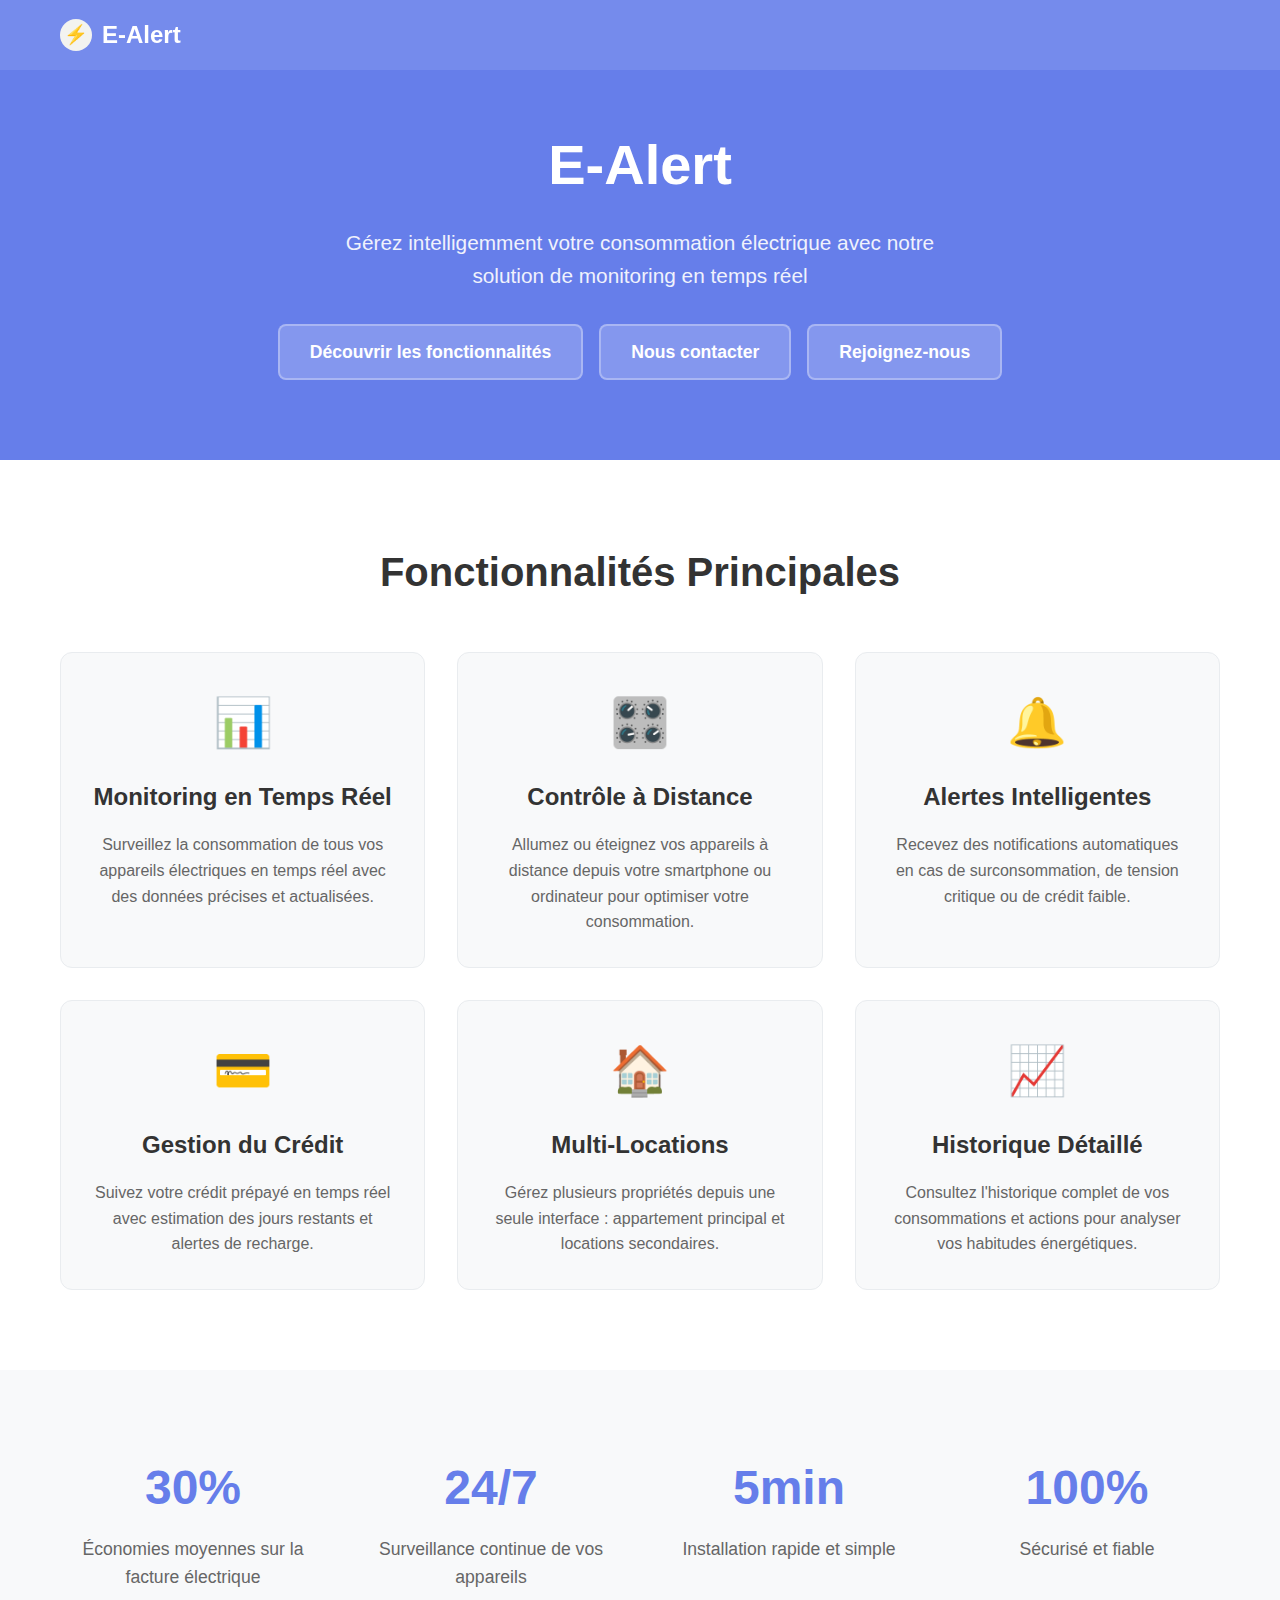
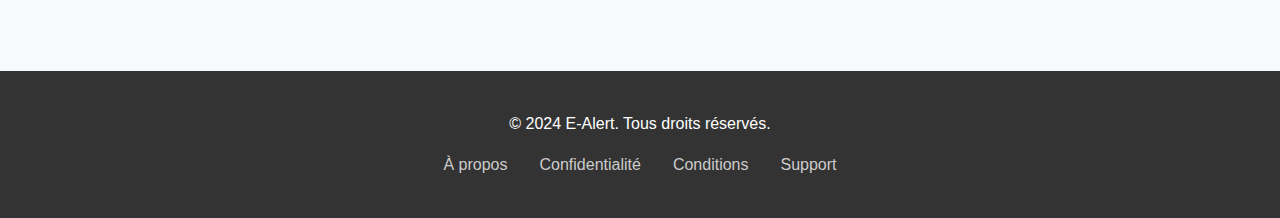
<file: Index.html>
<!DOCTYPE html>
<html lang="en">
<head>
    <meta charset="UTF-8">
    <link rel="stylesheet" href="Index.css">
    <meta name="viewport" content="width=device-width, initial-scale=1.0">
    <title>Bienvenue sur E-Alert</title>
</head>
<body>
    <header class="header">
        <div class="container">
            <nav class="nav">
                <div class="logo">
                    <div class="logo-icon">⚡</div>
                    <span>E-Alert</span>
                </div>
            </nav>
        </div>
    </header>

    <!-- Hero Section -->
    <section class="hero">
        <div class="container">
            <h1>E-Alert</h1>
            <p>Gérez intelligemment votre consommation électrique avec notre solution de monitoring en temps réel</p>
            <div class="cta-buttons">
                <a href="#features" class="btn btn-primary">Découvrir les fonctionnalités</a>
                <a href="#contact" class="btn btn-secondary">Nous contacter</a>
                <a href="Connexion_page.html" class="btn btn-third">Rejoignez-nous</a>

            </div>
        </div>
    </section>

    <!-- Features Section -->
    <section class="features" id="features">
        <div class="container">
            <h2>Fonctionnalités Principales</h2>
            <div class="features-grid">
                <div class="feature-card">
                    <div class="feature-icon">📊</div>
                    <h3>Monitoring en Temps Réel</h3>
                    <p>Surveillez la consommation de tous vos appareils électriques en temps réel avec des données précises et actualisées.</p>
                </div>
                <div class="feature-card">
                    <div class="feature-icon">🎛️</div>
                    <h3>Contrôle à Distance</h3>
                    <p>Allumez ou éteignez vos appareils à distance depuis votre smartphone ou ordinateur pour optimiser votre consommation.</p>
                </div>
                <div class="feature-card">
                    <div class="feature-icon">🔔</div>
                    <h3>Alertes Intelligentes</h3>
                    <p>Recevez des notifications automatiques en cas de surconsommation, de tension critique ou de crédit faible.</p>
                </div>
                <div class="feature-card">
                    <div class="feature-icon">💳</div>
                    <h3>Gestion du Crédit</h3>
                    <p>Suivez votre crédit prépayé en temps réel avec estimation des jours restants et alertes de recharge.</p>
                </div>
                <div class="feature-card">
                    <div class="feature-icon">🏠</div>
                    <h3>Multi-Locations</h3>
                    <p>Gérez plusieurs propriétés depuis une seule interface : appartement principal et locations secondaires.</p>
                </div>
                <div class="feature-card">
                    <div class="feature-icon">📈</div>
                    <h3>Historique Détaillé</h3>
                    <p>Consultez l'historique complet de vos consommations et actions pour analyser vos habitudes énergétiques.</p>
                </div>
            </div>
        </div>
    </section>

    <!-- Stats Section -->
    <section class="stats">
        <div class="container">
            <div class="stats-grid">
                <div class="stat-item">
                    <h3>30%</h3>
                    <p>Économies moyennes sur la facture électrique</p>
                </div>
                <div class="stat-item">
                    <h3>24/7</h3>
                    <p>Surveillance continue de vos appareils</p>
                </div>
                <div class="stat-item">
                    <h3>5min</h3>
                    <p>Installation rapide et simple</p>
                </div>
                <div class="stat-item">
                    <h3>100%</h3>
                    <p>Sécurisé et fiable</p>
                </div>
            </div>
        </div>
    </section>

    <!-- Footer -->
    <footer class="footer" id="contact">
        <div class="container">
            <p>&copy; 2024 E-Alert. Tous droits réservés.</p>
            <div class="footer-links">
                <a href="#about">À propos</a>
                <a href="#privacy">Confidentialité</a>
                <a href="#terms">Conditions</a>
                <a href="#support">Support</a>
            </div>
        </div>
    </footer>
</body>
</html>
</file>
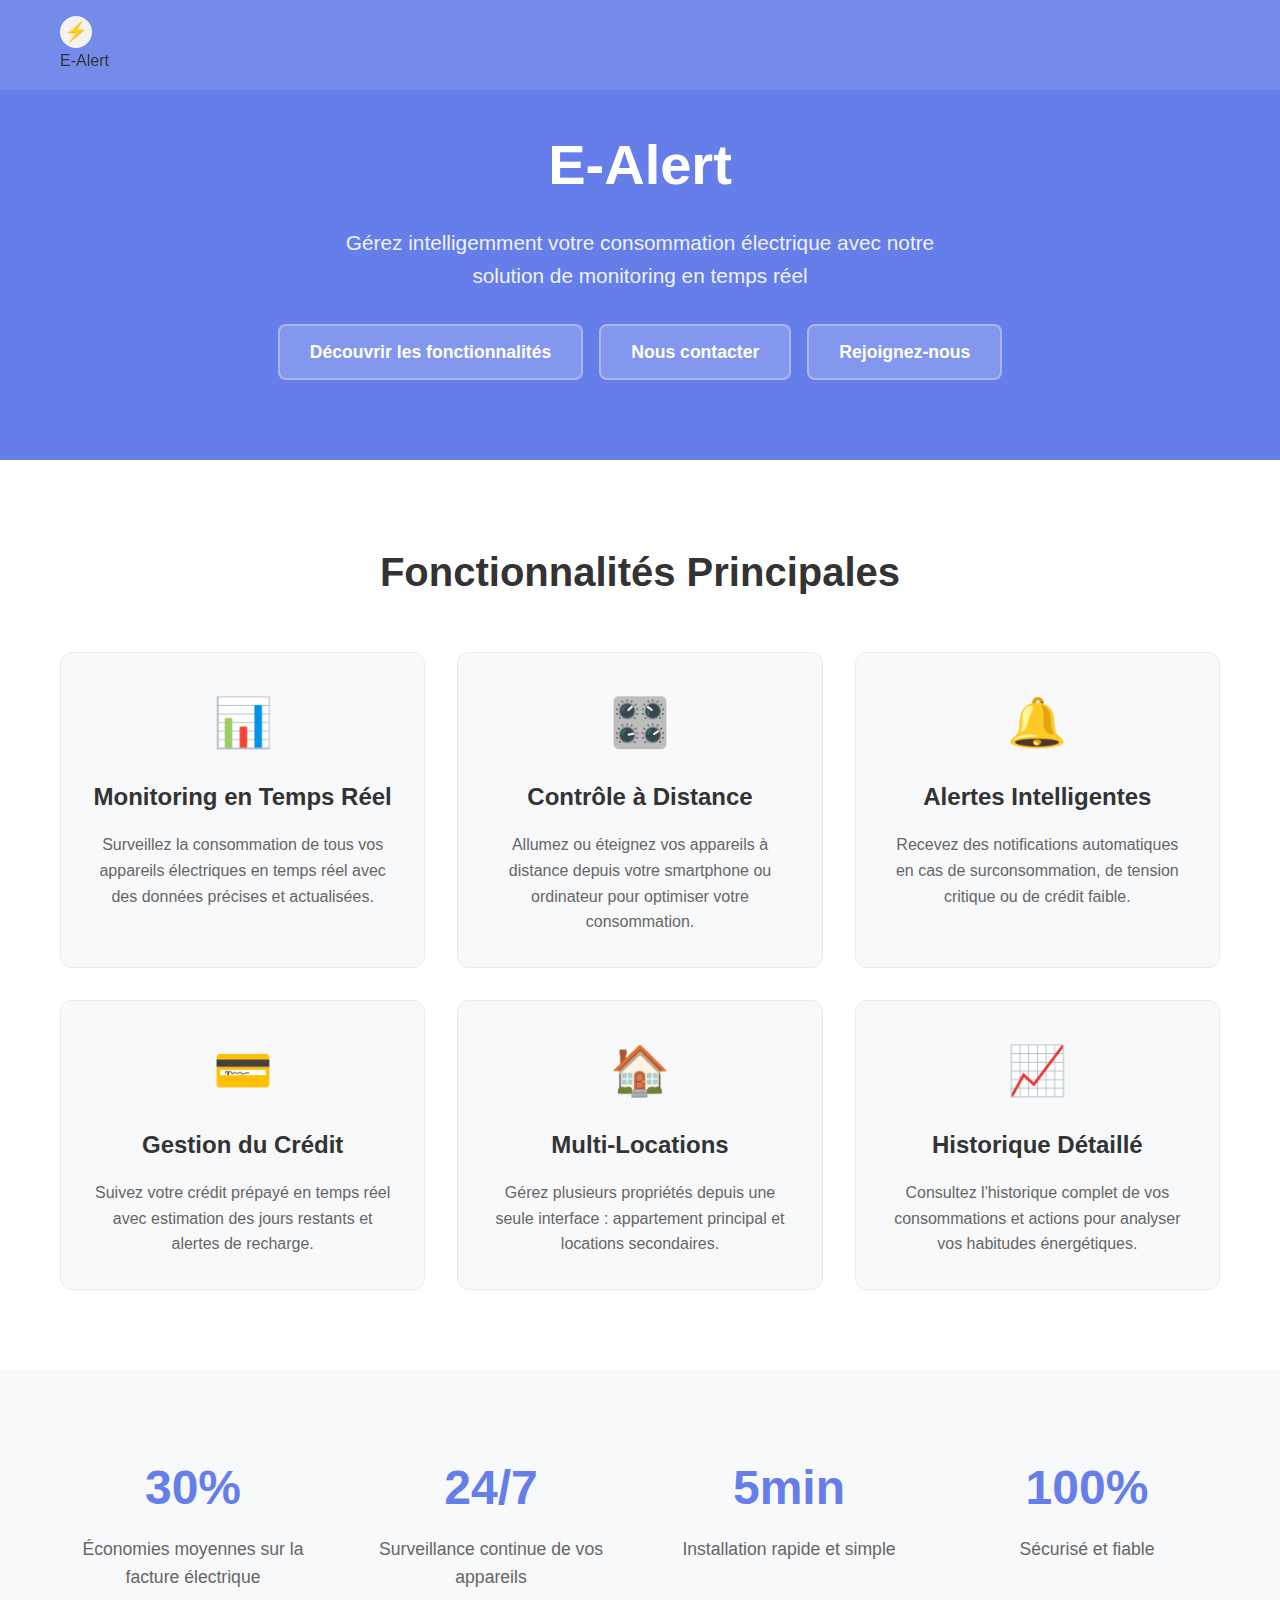
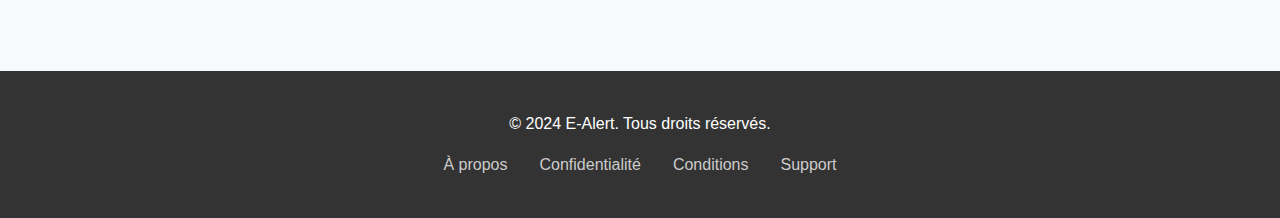
<file: index.html>
<!DOCTYPE html>
<html lang="en">
<head>
    <meta charset="UTF-8">
    <link rel="stylesheet" href="Index.css">
    <meta name="viewport" content="width=device-width, initial-scale=1.0">
    <title>Bienvenue sur E-Alert</title>
</head>
<body>
    <header class="header">
        <div class="container">
            <nav class="nav">
                <div>
                    <a href="index.html" class="logo"></a>
                    <div class="logo-icon">⚡</div>
                    <span>E-Alert</span>
                </div>
            </nav>
        </div>
    </header>

    <!-- Hero Section -->
    <section class="hero">
        <div class="container">
            <h1>E-Alert</h1>
            <p>Gérez intelligemment votre consommation électrique avec notre solution de monitoring en temps réel</p>
            <div class="cta-buttons">
                <a href="#features" class="btn btn-primary">Découvrir les fonctionnalités</a>
                <a href="#contact" class="btn btn-secondary">Nous contacter</a>
                <a href="Connexion_page.html" class="btn btn-third">Rejoignez-nous</a>

            </div>
        </div>
    </section>

    <!-- Features Section -->
    <section class="features" id="features">
        <div class="container">
            <h2>Fonctionnalités Principales</h2>
            <div class="features-grid">
                <div class="feature-card">
                    <div class="feature-icon">📊</div>
                    <h3>Monitoring en Temps Réel</h3>
                    <p>Surveillez la consommation de tous vos appareils électriques en temps réel avec des données précises et actualisées.</p>
                </div>
                <div class="feature-card">
                    <div class="feature-icon">🎛️</div>
                    <h3>Contrôle à Distance</h3>
                    <p>Allumez ou éteignez vos appareils à distance depuis votre smartphone ou ordinateur pour optimiser votre consommation.</p>
                </div>
                <div class="feature-card">
                    <div class="feature-icon">🔔</div>
                    <h3>Alertes Intelligentes</h3>
                    <p>Recevez des notifications automatiques en cas de surconsommation, de tension critique ou de crédit faible.</p>
                </div>
                <div class="feature-card">
                    <div class="feature-icon">💳</div>
                    <h3>Gestion du Crédit</h3>
                    <p>Suivez votre crédit prépayé en temps réel avec estimation des jours restants et alertes de recharge.</p>
                </div>
                <div class="feature-card">
                    <div class="feature-icon">🏠</div>
                    <h3>Multi-Locations</h3>
                    <p>Gérez plusieurs propriétés depuis une seule interface : appartement principal et locations secondaires.</p>
                </div>
                <div class="feature-card">
                    <div class="feature-icon">📈</div>
                    <h3>Historique Détaillé</h3>
                    <p>Consultez l'historique complet de vos consommations et actions pour analyser vos habitudes énergétiques.</p>
                </div>
            </div>
        </div>
    </section>

    <!-- Stats Section -->
    <section class="stats">
        <div class="container">
            <div class="stats-grid">
                <div class="stat-item">
                    <h3>30%</h3>
                    <p>Économies moyennes sur la facture électrique</p>
                </div>
                <div class="stat-item">
                    <h3>24/7</h3>
                    <p>Surveillance continue de vos appareils</p>
                </div>
                <div class="stat-item">
                    <h3>5min</h3>
                    <p>Installation rapide et simple</p>
                </div>
                <div class="stat-item">
                    <h3>100%</h3>
                    <p>Sécurisé et fiable</p>
                </div>
            </div>
        </div>
    </section>

    <!-- Footer -->
    <footer class="footer" id="contact">
        <div class="container">
            <p>&copy; 2024 E-Alert. Tous droits réservés.</p>
            <div class="footer-links">
                <a href="#about">À propos</a>
                <a href="#privacy">Confidentialité</a>
                <a href="#terms">Conditions</a>
                <a href="#support">Support</a>
            </div>
        </div>
    </footer>
</body>
</html>
</file>
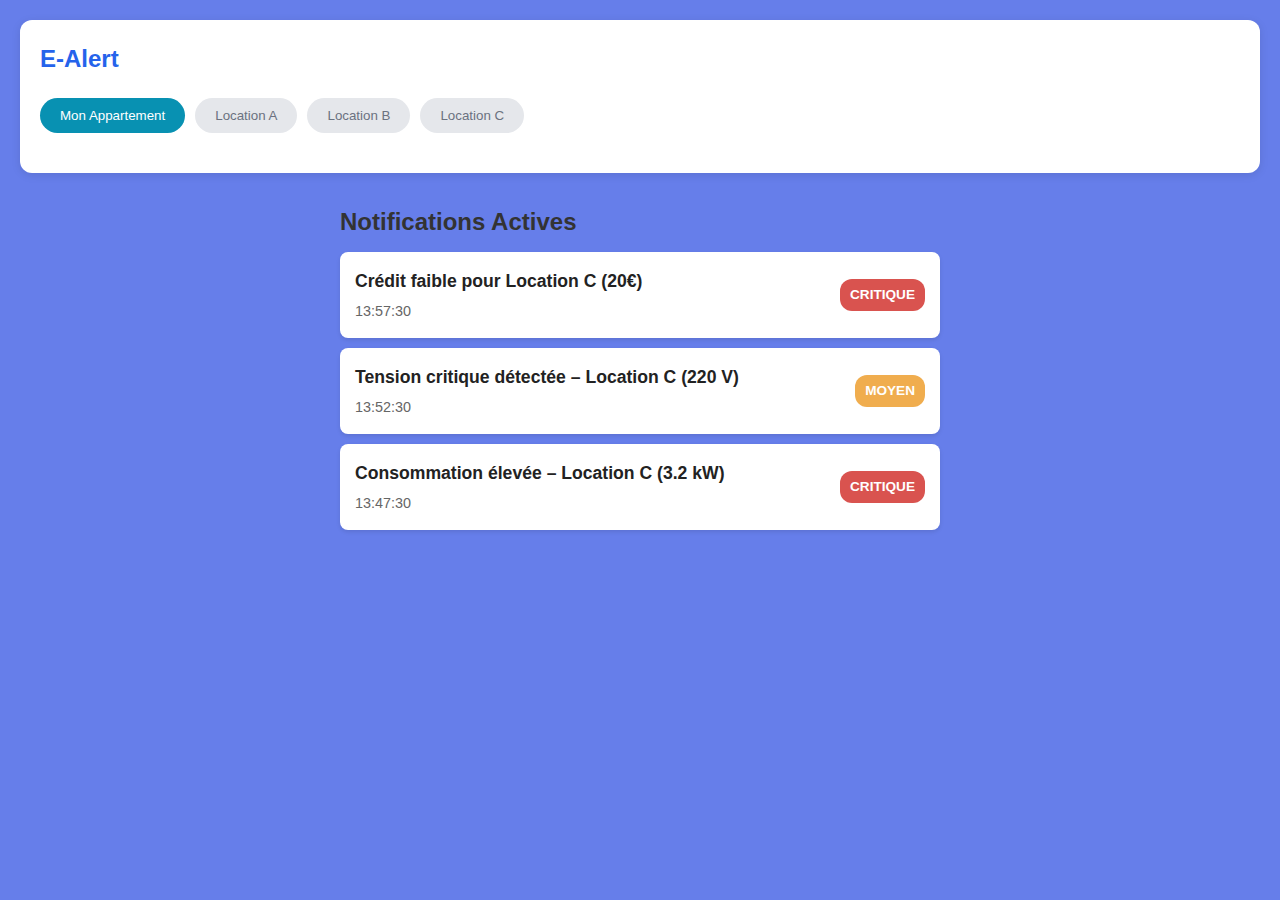
<file: Alertes.html>
<!DOCTYPE html>
<html lang="en">
<head>
    <meta charset="UTF-8">
    <link rel="stylesheet" href="Alertes.css">
    <meta name="viewport" content="width=device-width, initial-scale=1.0">
    <title>Document</title>
</head>
<body>
     <div class="container">
        <div class="header">
            <h1>E-Alert</h1>
            <div class="location-tabs">
                <button class="tab active">Mon Appartement</button>
                <button class="tab">Location A</button>
                <button class="tab">Location B</button>
                <button class="tab">Location C</button>
            </div>
        </div>
  <section class="notifications">
    <h2>Notifications Actives</h2>
    <div class="notification-list">
      <div class="notification critical">
        <div class="message">
          <strong>Crédit faible pour Location C (20€)</strong>
          <time>13:57:30</time>
        </div>
        <span class="badge">Critique</span>
      </div>
      <div class="notification warning">
        <div class="message">
          <strong>Tension critique détectée – Location C (220 V)</strong>
          <time>13:52:30</time>
        </div>
        <span class="badge medium">Moyen</span>
      </div>
      <div class="notification critical">
        <div class="message">
          <strong>Consommation élevée – Location C (3.2 kW)</strong>
          <time>13:47:30</time>
        </div>
        <span class="badge">Critique</span>
      </div>
    </div>
  </section>
  
</body>
</html>
</file>
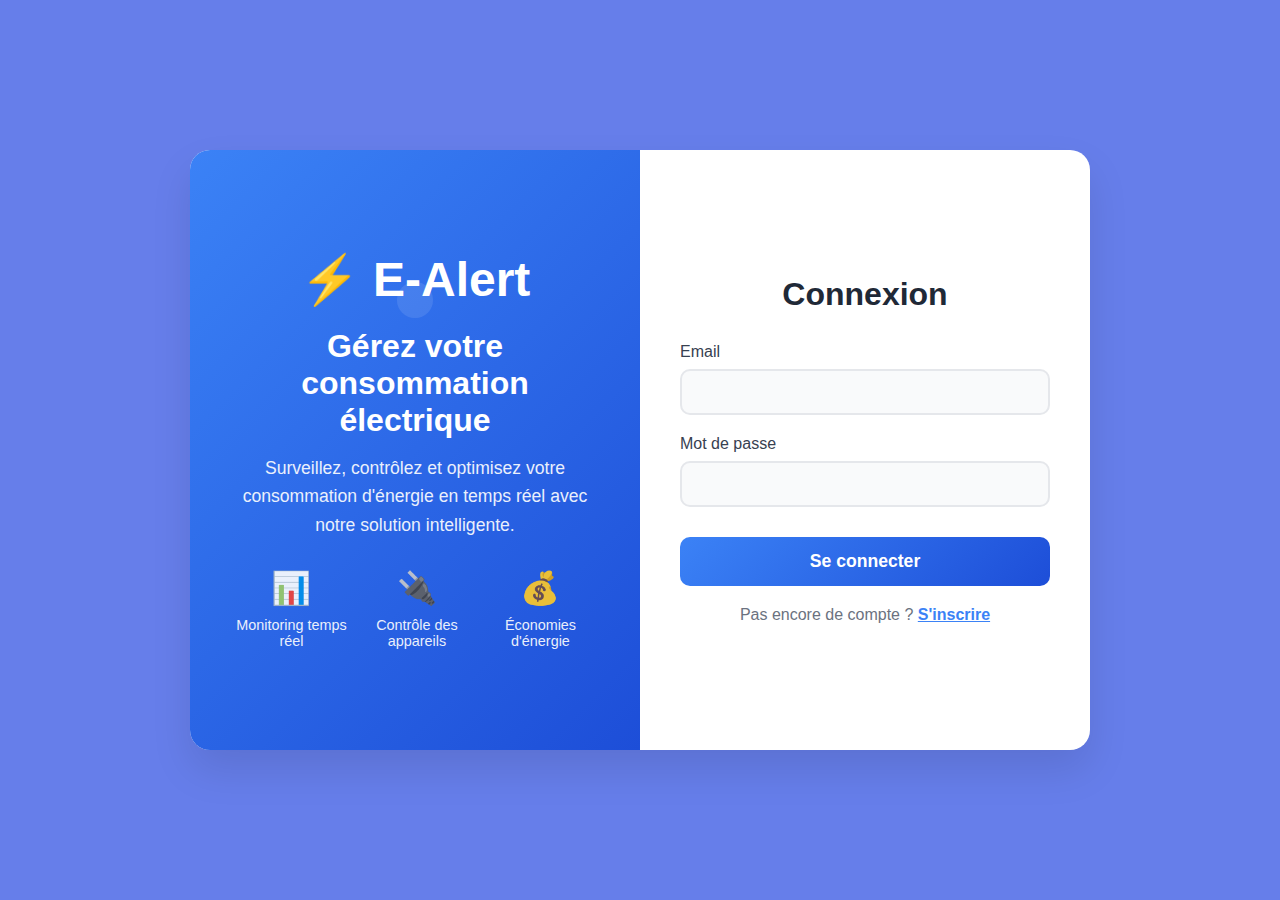
<file: Connexion_page.html>
<!DOCTYPE html>
<html lang="en">
<head>
    <meta charset="UTF-8">
    <link rel="stylesheet" href="Connexion_page.css">
    <meta name="viewport" content="width=device-width, initial-scale=1.0">
    <title>Connectze-vous</title>
</head>
<body>
   <div class="auth-container">
        <div class="auth-left">
            <div class="logo">⚡ E-Alert</div>
            <h2>Gérez votre consommation électrique</h2>
            <p>Surveillez, contrôlez et optimisez votre consommation d'énergie en temps réel avec notre solution intelligente.</p>
            
            <div class="features">
                <div class="feature">
                    <div class="feature-icon">📊</div>
                    <div class="feature-text">Monitoring temps réel</div>
                </div>
                <div class="feature">
                    <div class="feature-icon">🔌</div>
                    <div class="feature-text">Contrôle des appareils</div>
                </div>
                <div class="feature">
                    <div class="feature-icon">💰</div>
                    <div class="feature-text">Économies d'énergie</div>
                </div>
            </div>
        </div>

        <div class="auth-right">
            <div class="form-container">
                <!-- Formulaire de connexion -->
                <form class="form" id="loginForm">
                    <h3>Connexion</h3>
                    <div class="success-message" id="loginSuccess"></div>
                    <div class="error-message" id="loginError"></div>
                    
                    <div class="form-group">
                        <label for="loginEmail">Email</label>
                        <input type="email" id="loginEmail" name="email" required>
                    </div>
                    
                    <div class="form-group">
                        <label for="loginPassword">Mot de passe</label>
                        <input type="password" id="loginPassword" name="password" required>
                    </div>
                    
                    <button type="submit" class="btn">Se connecter</button>
                    
                    <div class="switch-form">
                        Pas encore de compte ? 
                        <button type="button" onclick="switchToRegister()">S'inscrire</button>
                    </div>
                </form>

                <!-- Formulaire d'inscription -->
                <form class="form hidden" id="registerForm">
                    <h3>Inscription</h3>
                    <div class="success-message" id="registerSuccess"></div>
                    <div class="error-message" id="registerError"></div>
                    
                    <div class="form-group">
                        <label for="registerName">Nom complet</label>
                        <input type="text" id="registerName" name="name" required>
                    </div>
                    
                    <div class="form-group">
                        <label for="registerEmail">Email</label>
                        <input type="email" id="registerEmail" name="email" required>
                    </div>
                    
                    <div class="form-group">
                        <label for="registerPassword">Mot de passe</label>
                        <input type="password" id="registerPassword" name="password" required>
                    </div>
                    
                    <div class="form-group">
                        <label for="registerConfirmPassword">Confirmer le mot de passe</label>
                        <input type="password" id="registerConfirmPassword" name="confirmPassword" required>
                    </div>
                    
                    <button type="submit" class="btn">
                        <a href="Inscription.html">S'inscrire</a>
                    </button>
                    
                    <div class="switch-form">
                        Déjà un compte ? 
                        <button type="button" onclick="switchToLogin()"><a href="Inscription.html">Se connecter</a> </button>
                    </div>
                </form>
            </div>
        </div>
    </div>
</body>
</html>
</file>
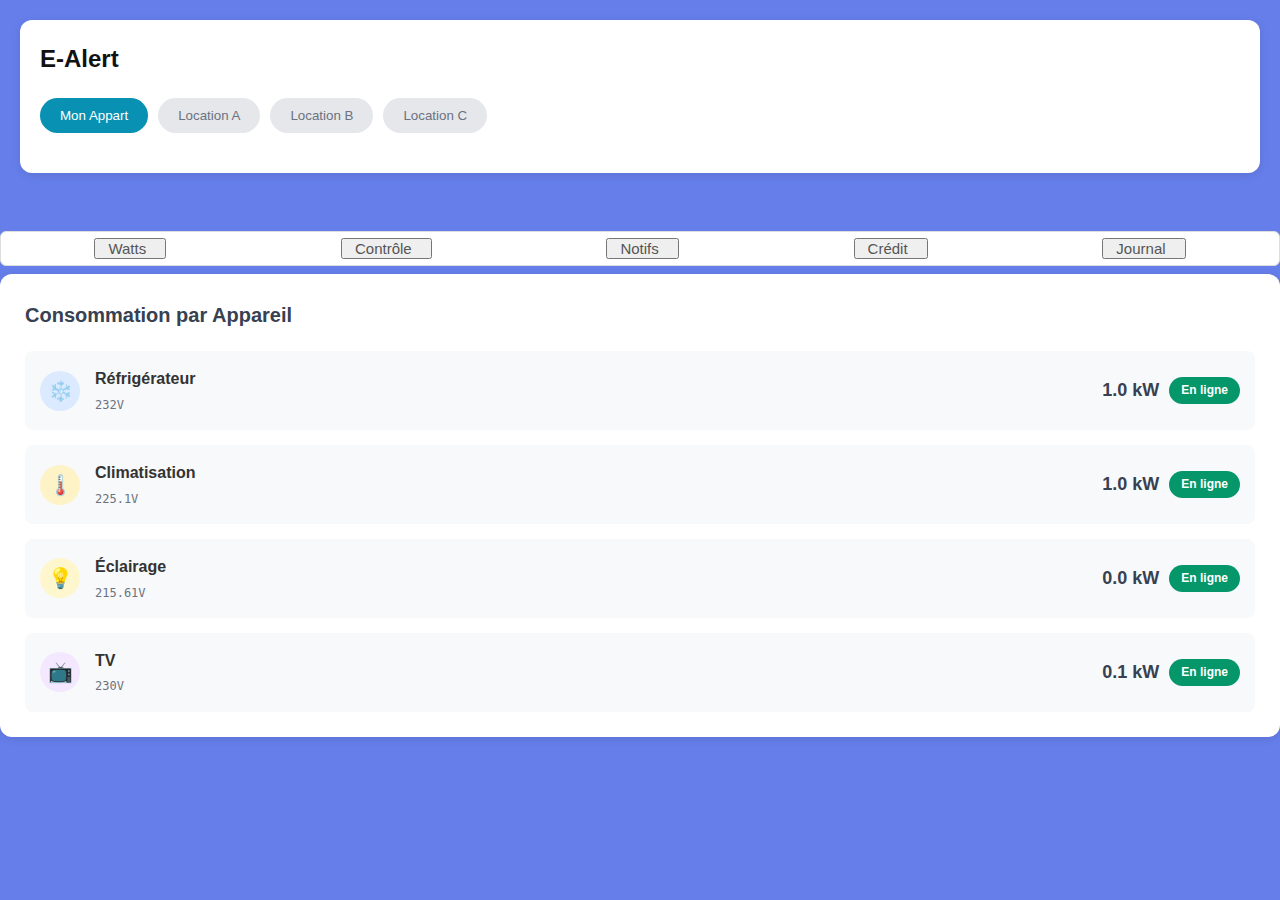
<file: Consommation.html>
<!DOCTYPE html>
<html lang="en">
<head>
    <meta charset="UTF-8">
    <link rel="stylesheet" href="Consommation.css">
    <meta name="viewport" content="width=device-width, initial-scale=1.0">
    <title>Document</title>
</head>
<body>
     <div class="container">
        <div class="header">
            <h1>E-Alert</h1>
            <div class="location-tabs">
                <button class="tab active">Mon Appart</button>
                <button class="tab">Location A</button>
                <button class="tab">Location B</button>
                <button class="tab">Location C</button>
            </div>
        </div>
      </div>

      <div class="sub-nav">
             <button >
                <a href="Consommation.html"class="sub-tab">Watts</a>
             </button>
            <button >
                <a href="Contrôle.html"class="sub-tab">Contrôle</a>
            </button>
            <button >
                <a href="Alertes.html"class="sub-tab">Notifs</a>
            </button>
            <button >
                <a href="Crédit.html"class="sub-tab">Crédit</a>
            </button>
            <button >
                <a href="Historiques.html"class="sub-tab">Journal</a>
            </button>
        </div>
     <div class="devices-section">
            <h2 class="section-title">Consommation par Appareil</h2>
            <div class="device-list">
                <div class="device-item">
                    <div class="device-info">
                        <div class="device-icon fridge">❄️</div>
                        <div class="device-details">
                            <h3>Réfrigérateur</h3>
                            <div class="device-id">232V</div>
                        </div>
                    </div>
                    <div class="device-consumption">
                        <span class="consumption-value">1.0 kW</span>
                        <span class="status-badge">En ligne</span>
                    </div>
                </div>

                <div class="device-item">
                    <div class="device-info">
                        <div class="device-icon ac">🌡️</div>
                        <div class="device-details">
                            <h3>Climatisation</h3>
                            <div class="device-id">225.1V</div>
                        </div>
                    </div>
                    <div class="device-consumption">
                        <span class="consumption-value">1.0 kW</span>
                        <span class="status-badge">En ligne</span>
                    </div>
                </div>

                <div class="device-item">
                    <div class="device-info">
                        <div class="device-icon light">💡</div>
                        <div class="device-details">
                            <h3>Éclairage</h3>
                            <div class="device-id">215.61V</div>
                        </div>
                    </div>
                    <div class="device-consumption">
                        <span class="consumption-value">0.0 kW</span>
                        <span class="status-badge">En ligne</span>
                    </div>
                </div>

                <div class="device-item">
                    <div class="device-info">
                        <div class="device-icon tv">📺</div>
                        <div class="device-details">
                            <h3>TV</h3>
                            <div class="device-id">230V</div>
                        </div>
                    </div>
                    <div class="device-consumption">
                        <span class="consumption-value">0.1 kW</span>
                        <span class="status-badge">En ligne</span>
                    </div>
                </div>
         </div>
</body>
</html>
</file>
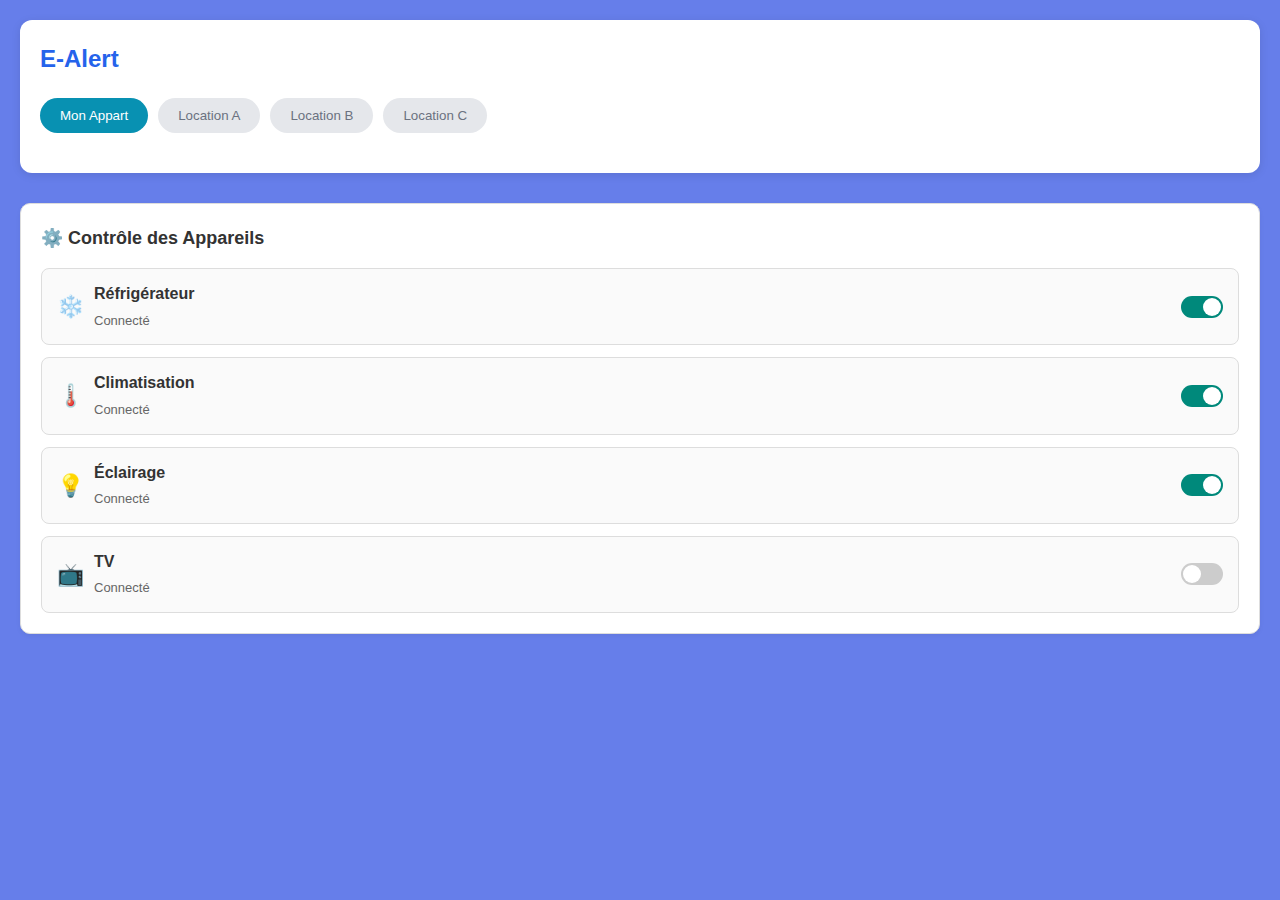
<file: Contrôle.html>
<!DOCTYPE html>
<html lang="en">
<head>
    <meta charset="UTF-8">
    <link rel="stylesheet" href="Contrôle.css">
    <meta name="viewport" content="width=device-width, initial-scale=1.0">
    <title>Contrôle</title>
</head>
<body>
       <div class="container">
        <div class="header">
            <h1>E-Alert</h1>
            <div class="location-tabs">
                <button class="tab active">Mon Appart</button>
                <button class="tab">Location A</button>
                <button class="tab">Location B</button>
                <button class="tab">Location C</button>
            </div>
        </div>
    <!-- Section Contrôle -->
<div class="control-section">
    <h2 class="control-title">⚙️ Contrôle des Appareils</h2>

    <div class="control-list">

        <!-- Réfrigérateur -->
        <div class="control-item">
            <div class="device-icon">❄️</div>
            <div class="device-text">
                <span class="device-name">Réfrigérateur</span>
                <span class="device-status">Connecté</span>
            </div>
            <label class="switch">
                <input type="checkbox" checked>
                <span class="slider"></span>
            </label>
        </div>

        <!-- Climatisation -->
        <div class="control-item">
            <div class="device-icon">🌡️</div>
            <div class="device-text">
                <span class="device-name">Climatisation</span>
                <span class="device-status">Connecté</span>
            </div>
            <label class="switch">
                <input type="checkbox" checked>
                <span class="slider"></span>
            </label>
        </div>

        <!-- Éclairage -->
        <div class="control-item">
            <div class="device-icon">💡</div>
            <div class="device-text">
                <span class="device-name">Éclairage</span>
                <span class="device-status">Connecté</span>
            </div>
            <label class="switch">
                <input type="checkbox" checked>
                <span class="slider"></span>
            </label>
        </div>

        <!-- TV -->
        <div class="control-item">
            <div class="device-icon">📺</div>
            <div class="device-text">
                <span class="device-name">TV</span>
                <span class="device-status">Connecté</span>
            </div>
            <label class="switch">
                <input type="checkbox">
                <span class="slider"></span>
            </label>
        </div>

    </div>
</div>

</body>
</html>
</file>
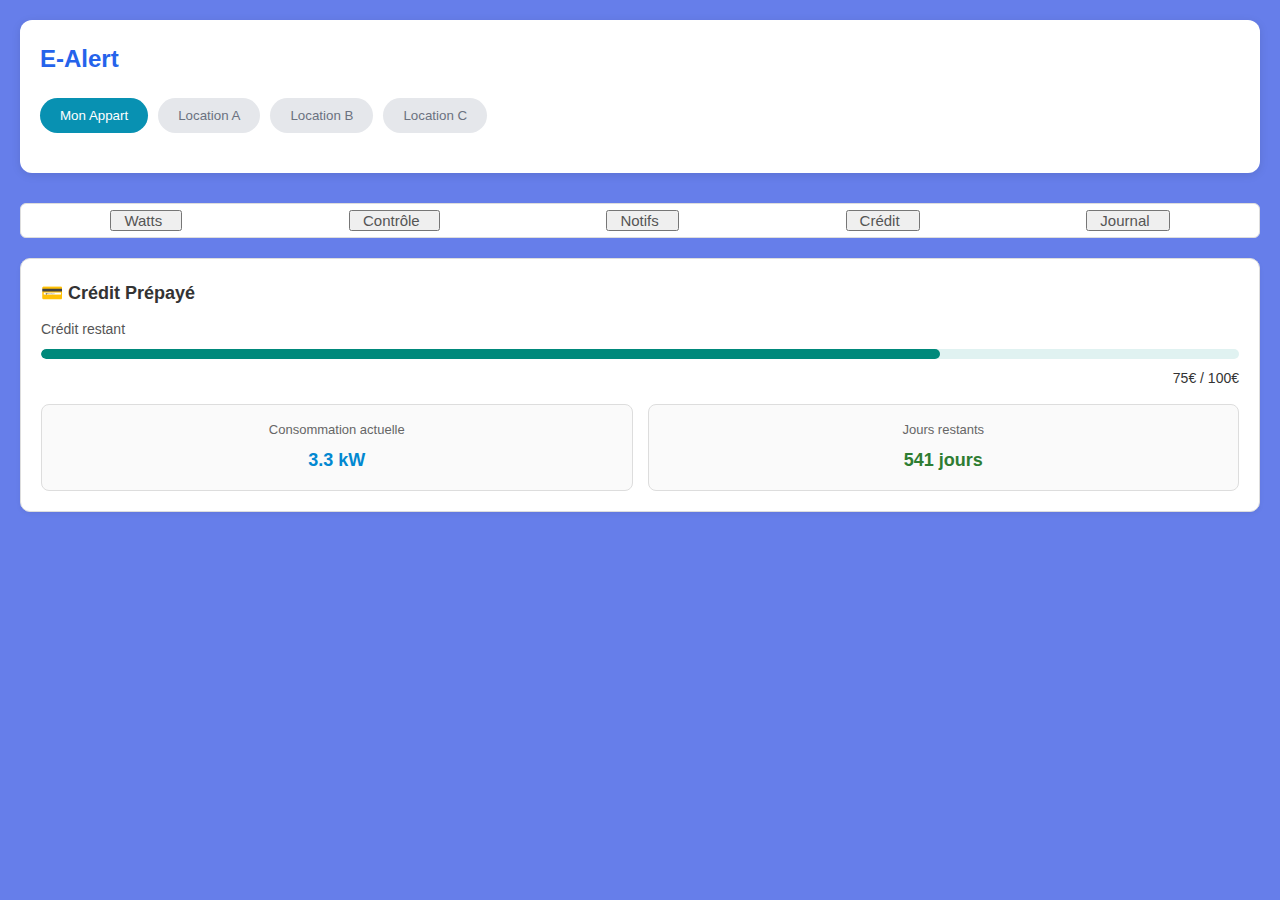
<file: Crédit.html>
<!DOCTYPE html>
<html lang="en">
<head>
    <meta charset="UTF-8">
    <link rel="stylesheet" href="Crédit.css">
    <meta name="viewport" content="width=device-width, initial-scale=1.0">
    <title>Document</title>
</head>
<body>
       <div class="container">
        <div class="header">
            <h1>E-Alert</h1>
            <div class="location-tabs">
                <button class="tab active">Mon Appart</button>
                <button class="tab">Location A</button>
                <button class="tab">Location B</button>
                <button class="tab">Location C</button>
            </div>
        </div>

        <div class="sub-nav">
             <button >
                <a href="Consommation.html"class="sub-tab">Watts</a>
             </button>
            <button >
                <a href="Contrôle.html"class="sub-tab">Contrôle</a>
            </button>
            <button >
                <a href="Alertes.html"class="sub-tab">Notifs</a>
            </button>
            <button >
                <a href="Crédit.html"class="sub-tab">Crédit</a>
            </button>
            <button >
                <a href="Historiques.html"class="sub-tab">Journal</a>
            </button>
        </div>
        
   <!-- Section Crédit -->
<div class="credit-section">
    <h2 class="credit-title">💳 Crédit Prépayé</h2>
    <p class="credit-label">Crédit restant</p>

    <!-- Barre de progression -->
    <div class="credit-bar">
        <div class="credit-fill" style="width: 75%;"></div>
    </div>
    <p class="credit-value">75€ / 100€</p>

    <!-- Infos supplémentaires -->
    <div class="credit-info">
        <div class="credit-card">
            <span class="credit-card-label">Consommation actuelle</span>
            <span class="credit-card-value blue">3.3 kW</span>
        </div>
        <div class="credit-card">
            <span class="credit-card-label">Jours restants</span>
            <span class="credit-card-value green">541 jours</span>
        </div>
    </div>
</div>
 
</body>
</html>
</file>
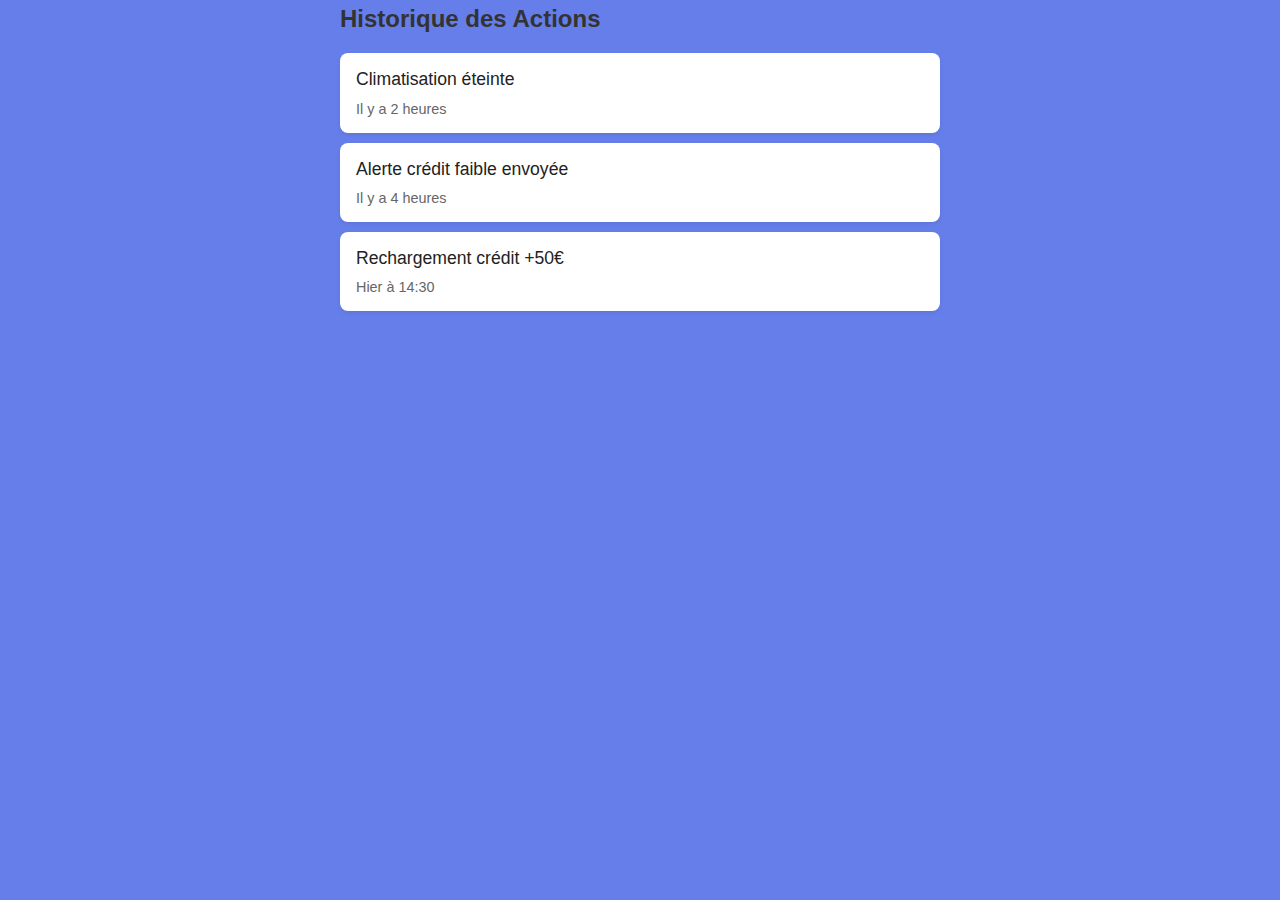
<file: Historiques.html>
<!DOCTYPE html>
<html lang="en">
<head>
    <meta charset="UTF-8">
    <link rel="stylesheet" href="Historiques.css">
    <meta name="viewport" content="width=device-width, initial-scale=1.0">
    <title>Document</title>
</head>
<body>
    <section class="history">
    <h2>Historique des Actions</h2>
    <div class="entry-list">
      <div class="entry">
        <div class="text">Climatisation éteinte</div>
        <div class="time">Il y a 2 heures</div>
      </div>
      <div class="entry">
        <div class="text">Alerte crédit faible envoyée</div>
        <div class="time">Il y a 4 heures</div>
      </div>
      <div class="entry">
        <div class="text">Rechargement crédit +50€</div>
        <div class="time">Hier à 14:30</div>
      </div>
    </div>
  </section> 
</body>
</html>
</file>
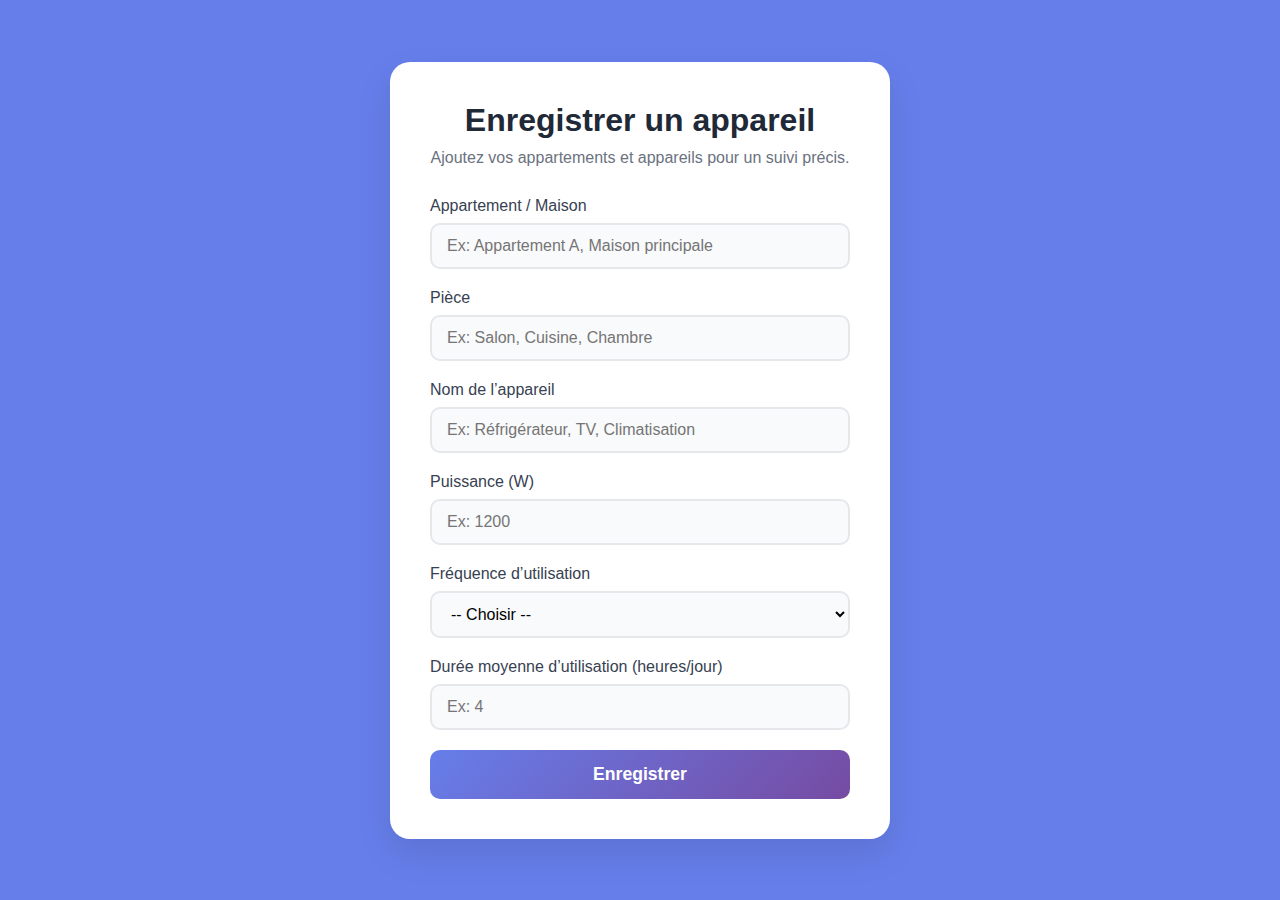
<file: Informations.html>
<!DOCTYPE html>
<html lang="en">
<head>
    <meta charset="UTF-8">
    <meta name="viewport" content="width=device-width, initial-scale=1.0">
    <link rel="stylesheet" href="Informations.css">
    <title>Entrez vos informations</title>
</head>
<body>
    <div class="form-container">
    <h2>Enregistrer un appareil</h2>
    <p class="subtitle">Ajoutez vos appartements et appareils pour un suivi précis.</p>

    <form>
      <!-- Informations générales -->
      <div class="form-group">
        <label for="appartement">Appartement / Maison</label>
        <input type="text" id="appartement" name="appartement" placeholder="Ex: Appartement A, Maison principale" required>
      </div>

      <div class="form-group">
        <label for="piece">Pièce</label>
        <input type="text" id="piece" name="piece" placeholder="Ex: Salon, Cuisine, Chambre" required>
      </div>

      <!-- Informations appareil -->
      <div class="form-group">
        <label for="nom">Nom de l’appareil</label>
        <input type="text" id="nom" name="nom" placeholder="Ex: Réfrigérateur, TV, Climatisation" required>
      </div>

      <div class="form-group">
        <label for="puissance">Puissance (W)</label>
        <input type="number" id="puissance" name="puissance" placeholder="Ex: 1200" required>
      </div>

      <div class="form-group">
        <label for="frequence">Fréquence d’utilisation</label>
        <select id="frequence" name="frequence" required>
          <option value="">-- Choisir --</option>
          <option value="quotidien">Quotidienne</option>
          <option value="hebdo">Hebdomadaire</option>
          <option value="occasionnel">Occasionnelle</option>
        </select>
      </div>

      <div class="form-group">
        <label for="duree">Durée moyenne d’utilisation (heures/jour)</label>
        <input type="number" id="duree" name="duree" placeholder="Ex: 4" required>
      </div>

      <!-- Bouton -->
      <button type="submit" class="btn">Enregistrer</button>
    </form>
  </div>
</body>
</html>
</file>
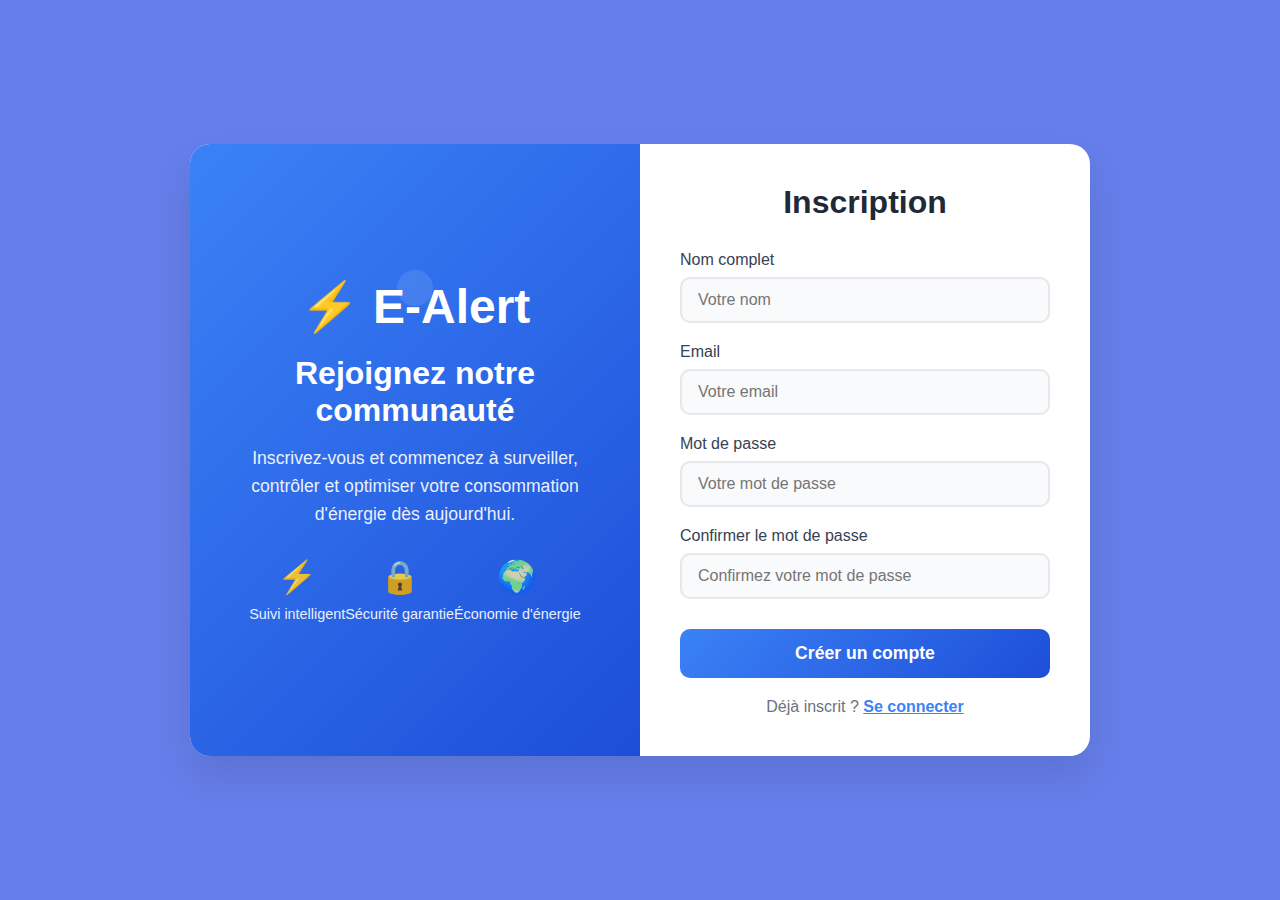
<file: Inscription.html>
<!DOCTYPE html>
<html lang="en">
<head>
    <meta charset="UTF-8">
    <link rel="stylesheet" href="Inscription.css">
    <meta name="viewport" content="width=device-width, initial-scale=1.0">
    <title>Inscrivez-vous</title>
</head>
   <body>
   <div class="auth-container">
        <!-- Partie gauche -->
        <div class="auth-left">
            <div class="logo">⚡ E-Alert</div>
            <h2>Rejoignez notre communauté</h2>
            <p>Inscrivez-vous et commencez à surveiller, contrôler et optimiser votre consommation d'énergie dès aujourd'hui.</p>
            
            <div class="features">
                <div class="feature">
                    <div class="feature-icon">⚡</div>
                    <div class="feature-text">Suivi intelligent</div>
                </div>
                <div class="feature">
                    <div class="feature-icon">🔒</div>
                    <div class="feature-text">Sécurité garantie</div>
                </div>
                <div class="feature">
                    <div class="feature-icon">🌍</div>
                    <div class="feature-text">Économie d'énergie</div>
                </div>
            </div>
        </div>

        <!-- Partie droite -->
        <div class="auth-right">
            <div class="form-container">
                <form class="form" id="registerForm">
                    <h3>Inscription</h3>
                    <div class="success-message" id="registerSuccess"></div>
                    <div class="error-message" id="registerError"></div>
                    
                    <div class="form-group">
                        <label for="registerName">Nom complet</label>
                        <input type="text" id="registerName" name="name" placeholder="Votre nom" required>
                    </div>
                    
                    <div class="form-group">
                        <label for="registerEmail">Email</label>
                        <input type="email" id="registerEmail" name="email" placeholder="Votre email" required>
                    </div>
                    
                    <div class="form-group">
                        <label for="registerPassword">Mot de passe</label>
                        <input type="password" id="registerPassword" name="password" placeholder="Votre mot de passe" required>
                    </div>
                    
                    <div class="form-group">
                        <label for="registerConfirmPassword">Confirmer le mot de passe</label>
                        <input type="password" id="registerConfirmPassword" name="confirmPassword" placeholder="Confirmez votre mot de passe" required>
                    </div>
                    
                    <button type="submit" class="btn">Créer un compte
                        <a href="Interface.html"></a>
                    </button>
                    
                    <div class="switch-form">
                        Déjà inscrit ? 
                        <a href="Connexion_page.html">Se connecter</a>
                    </div>
                </form>
            </div>
        </div>
    </div>
</body>

</html>
</file>
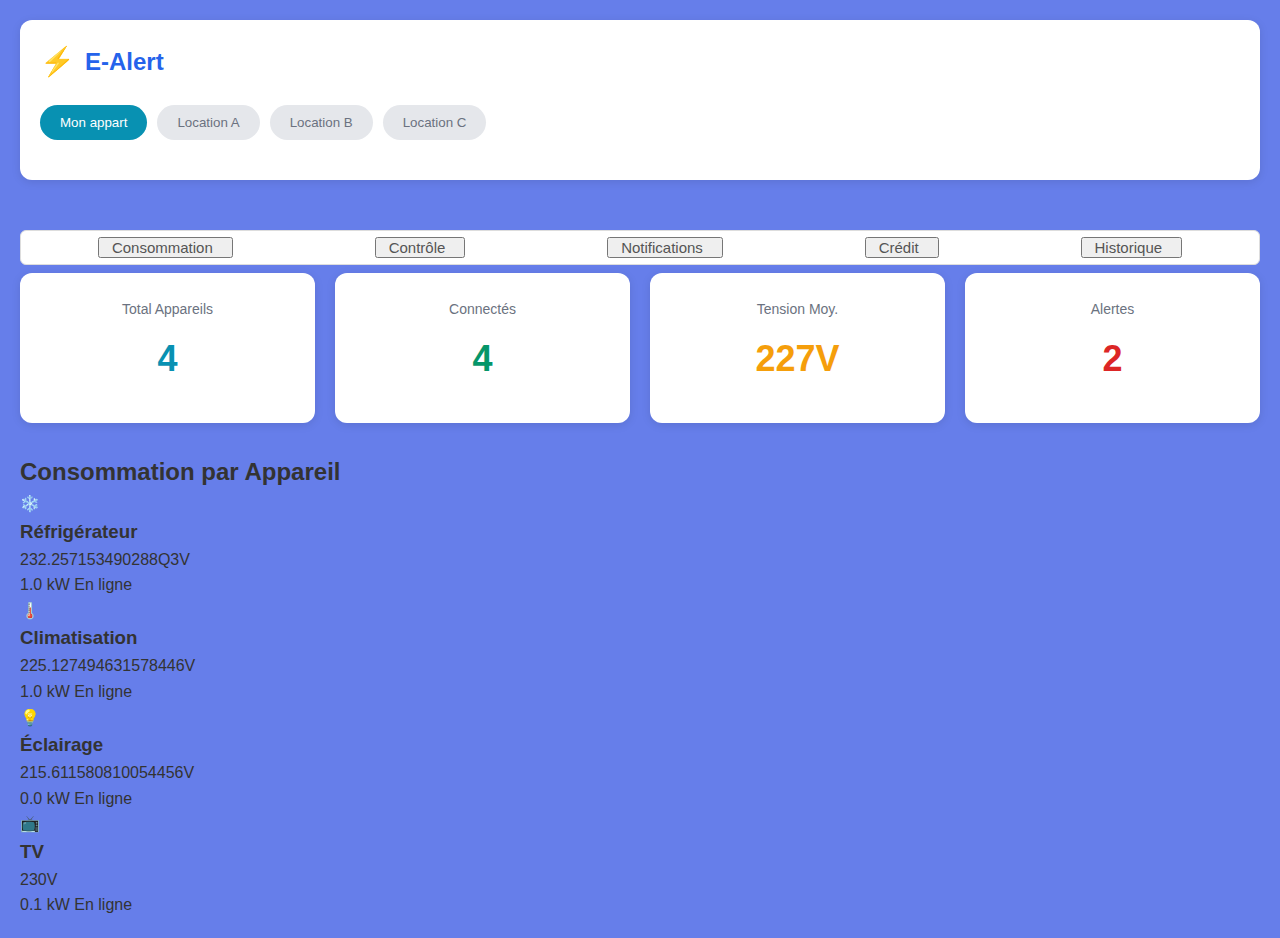
<file: Interface.html>
<!DOCTYPE html>
<html lang="en">
<head>
    <meta charset="UTF-8">
    <link rel="stylesheet" href="Interface.css">
    <meta name="viewport" content="width=device-width, initial-scale=1.0">
    <title>E-Alert</title>
</head>
<body>
   <div class="container">
        <div class="header">
            <h1>E-Alert</h1>
            <div class="location-tabs">
                <button class="tab active">Mon appart</button>
                <button class="tab">Location A</button>
                <button class="tab">Location B</button>
                <button class="tab">Location C</button>
            </div>
        </div>

        <!-- ✅ Nouvelle barre de navigation -->
        <div class="sub-nav">
             <button >
                <a href="Consommation.html"class="sub-tab active">Consommation</a>
             </button>
            <button >
                <a href="Contrôle.html"class="sub-tab">Contrôle</a>
            </button>
            <button >
                <a href="Alertes.html"class="sub-tab">Notifications</a>
            </button>
            <button >
                <a href="Crédit.html"class="sub-tab">Crédit</a>
            </button>
            <button >
                <a href="Historiques.html"class="sub-tab">Historique</a>
            </button>
        </div>

        <div class="stats-grid">
            <div class="stat-card">
                <div class="stat-label">Total Appareils</div>
                <div class="stat-value consumption">4</div>
            </div>
            <div class="stat-card">
                <div class="stat-label">Connectés</div>
                <div class="stat-value connected">4</div>
            </div>
            <div class="stat-card">
                <div class="stat-label">Tension Moy.</div>
                <div class="stat-value voltage">227V</div>
            </div>
            <div class="stat-card">
                <div class="stat-label">Alertes</div>
                <div class="stat-value alerts">2</div>
            </div>
        </div>

        <div class="devices-section">
            <h2 class="section-title">Consommation par Appareil</h2>
            <div class="device-list">
                <div class="device-item">
                    <div class="device-info">
                        <div class="device-icon fridge">❄️</div>
                        <div class="device-details">
                            <h3>Réfrigérateur</h3>
                            <div class="device-id">232.257153490288Q3V</div>
                        </div>
                    </div>
                    <div class="device-consumption">
                        <span class="consumption-value">1.0 kW</span>
                        <span class="status-badge">En ligne</span>
                    </div>
                </div>

                <div class="device-item">
                    <div class="device-info">
                        <div class="device-icon ac">🌡️</div>
                        <div class="device-details">
                            <h3>Climatisation</h3>
                            <div class="device-id">225.127494631578446V</div>
                        </div>
                    </div>
                    <div class="device-consumption">
                        <span class="consumption-value">1.0 kW</span>
                        <span class="status-badge">En ligne</span>
                    </div>
                </div>

                <div class="device-item">
                    <div class="device-info">
                        <div class="device-icon light">💡</div>
                        <div class="device-details">
                            <h3>Éclairage</h3>
                            <div class="device-id">215.611580810054456V</div>
                        </div>
                    </div>
                    <div class="device-consumption">
                        <span class="consumption-value">0.0 kW</span>
                        <span class="status-badge">En ligne</span>
                    </div>
                </div>

                <div class="device-item">
                    <div class="device-info">
                        <div class="device-icon tv">📺</div>
                        <div class="device-details">
                            <h3>TV</h3>
                            <div class="device-id">230V</div>
                        </div>
                    </div>
                    <div class="device-consumption">
                        <span class="consumption-value">0.1 kW</span>
                        <span class="status-badge">En ligne</span>
                    </div>
                </div>
            </div>
        </div>
    </div>

<!-- <button type="button" onclick="switchToRegister()">S'inscrire</button> -->
</body>
</html>
</file>
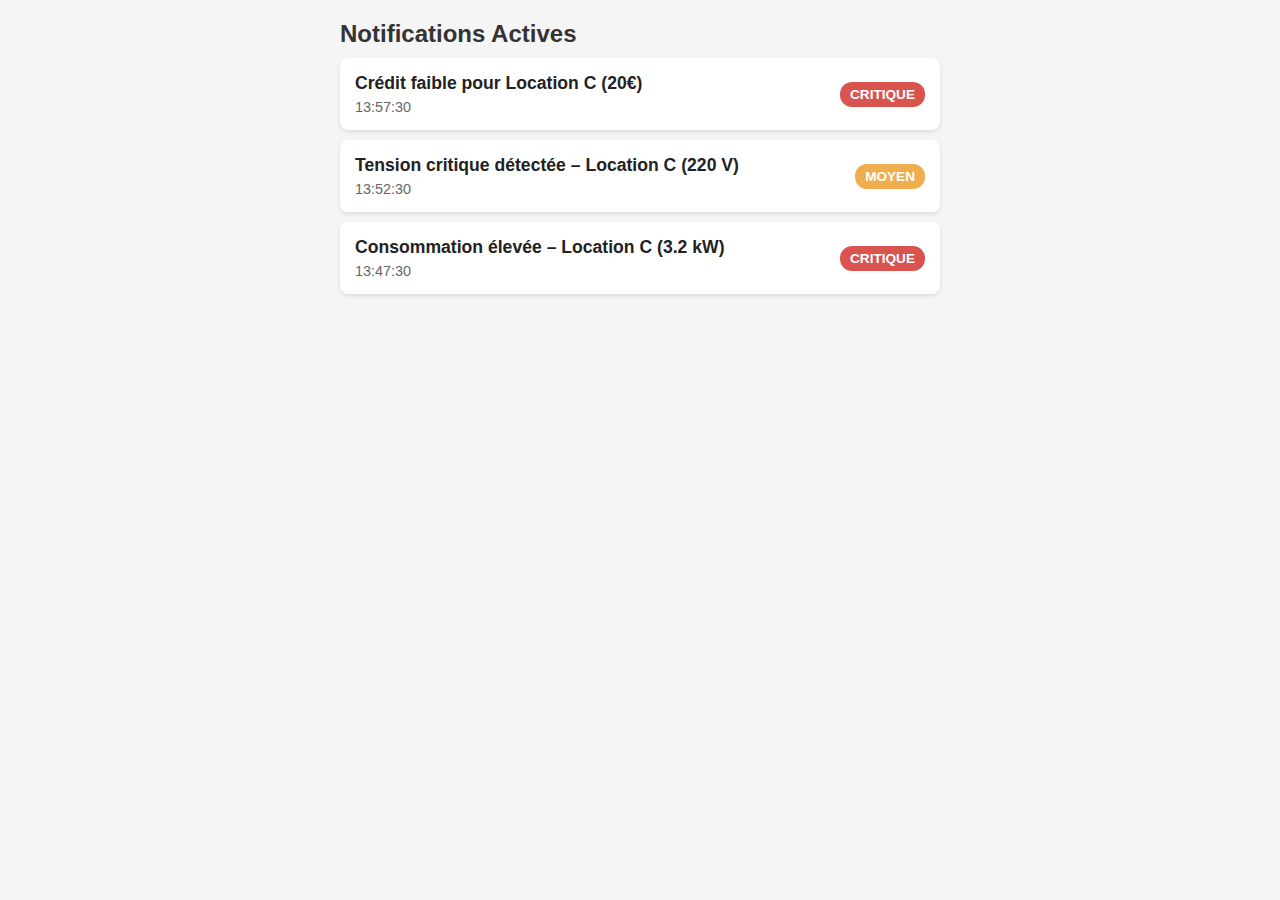
<file: docs/Alertes.html>
<!DOCTYPE html>
<html lang="en">
<head>
    <meta charset="UTF-8">
    <link rel="stylesheet" href="Alertes.css">
    <meta name="viewport" content="width=device-width, initial-scale=1.0">
    <title>Document</title>
</head>
<body>
  <section class="notifications">
    <h2>Notifications Actives</h2>
    <div class="notification-list">
      <div class="notification critical">
        <div class="message">
          <strong>Crédit faible pour Location C (20€)</strong>
          <time>13:57:30</time>
        </div>
        <span class="badge">Critique</span>
      </div>
      <div class="notification warning">
        <div class="message">
          <strong>Tension critique détectée – Location C (220 V)</strong>
          <time>13:52:30</time>
        </div>
        <span class="badge medium">Moyen</span>
      </div>
      <div class="notification critical">
        <div class="message">
          <strong>Consommation élevée – Location C (3.2 kW)</strong>
          <time>13:47:30</time>
        </div>
        <span class="badge">Critique</span>
      </div>
    </div>
  </section>
  
</body>
</html>
</file>
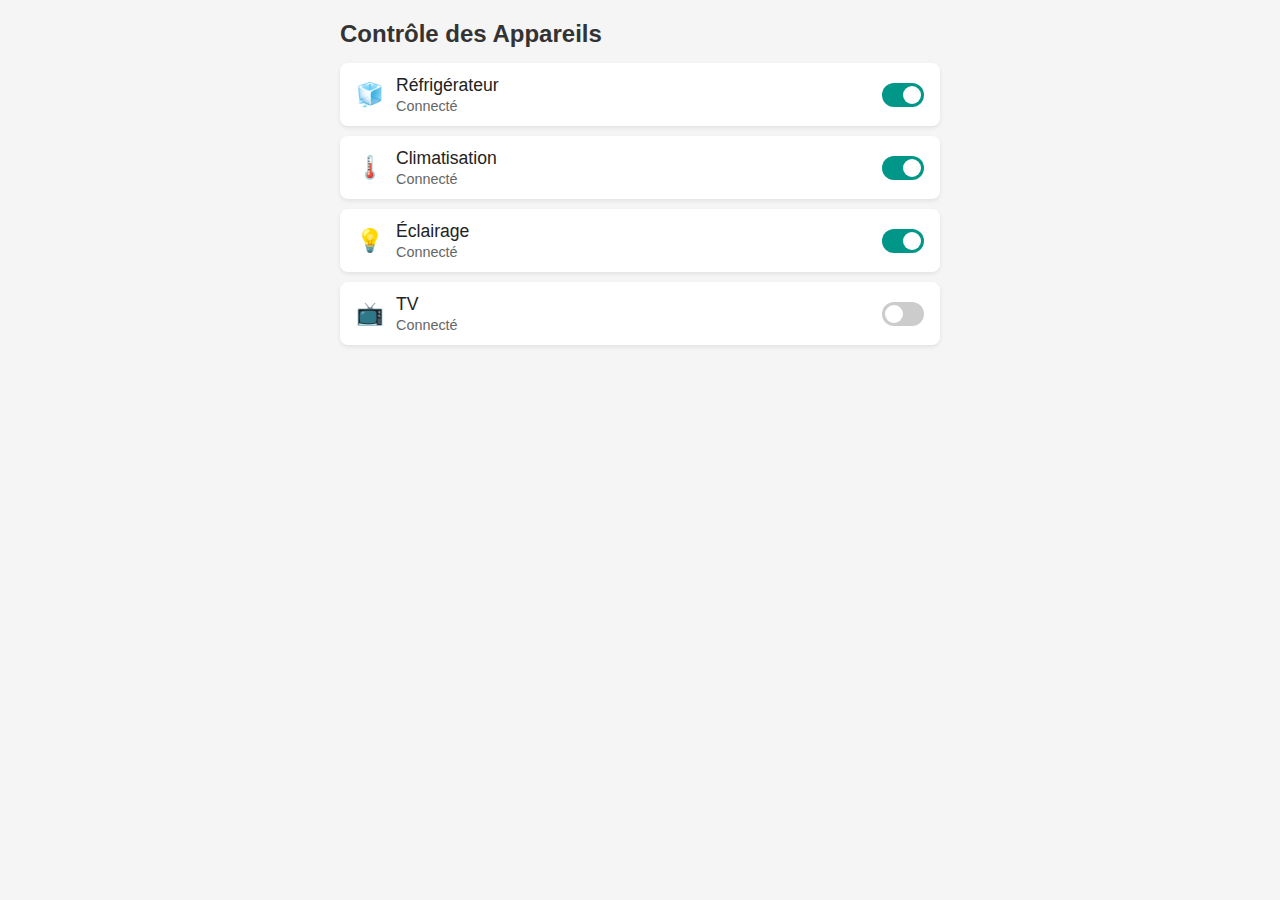
<file: docs/Consommation.html>
<!DOCTYPE html>
<html lang="en">
<head>
    <meta charset="UTF-8">
    <link rel="stylesheet" href="Consommation.css">
    <meta name="viewport" content="width=device-width, initial-scale=1.0">
    <title>Document</title>
</head>
<body>
    <section class="control-panel">
    <h2>Contrôle des Appareils</h2>
    <div class="device-list">
      <div class="device-card">
        <div class="device-info">
          <span class="icon">🧊</span>
          <div>
            <div class="name">Réfrigérateur</div>
            <div class="status">Connecté</div>
          </div>
        </div>
        <label class="switch">
          <input type="checkbox" checked>
          <span class="slider"></span>
        </label>
      </div>
      <div class="device-card">
        <div class="device-info">
          <span class="icon">🌡️</span>
          <div>
            <div class="name">Climatisation</div>
            <div class="status">Connecté</div>
          </div>
        </div>
        <label class="switch">
          <input type="checkbox" checked>
          <span class="slider"></span>
        </label>
      </div>
      <div class="device-card">
        <div class="device-info">
          <span class="icon">💡</span>
          <div>
            <div class="name">Éclairage</div>
            <div class="status">Connecté</div>
          </div>
        </div>
        <label class="switch">
          <input type="checkbox" checked>
          <span class="slider"></span>
        </label>
      </div>
      <div class="device-card">
        <div class="device-info">
          <span class="icon">📺</span>
          <div>
            <div class="name">TV</div>
            <div class="status">Connecté</div>
          </div>
        </div>
        <label class="switch">
          <input type="checkbox">
          <span class="slider"></span>
        </label>
      </div>
    </div>
  </section>
</body>
</html>
</file>
<file: Index.css>
* {
            margin: 0;
            padding: 0;
            box-sizing: border-box;
        }

        body {
            font-family: -apple-system, BlinkMacSystemFont, 'Segoe UI', Roboto, sans-serif;
            line-height: 1.6;
            color: #333;
            background:#667eea ;
            min-height: 100vh;
        }

        .container {
            max-width: 1200px;
            margin: 0 auto;
            padding: 0 20px;
        }

        /* Header */
        .header {
            background: rgba(255, 255, 255, 0.1);
            backdrop-filter: blur(10px);
            padding: 1rem 0;
            position: fixed;
            width: 100%;
            top: 0;
            z-index: 1000;
        }

        .nav {
            display: flex;
            justify-content: space-between;
            align-items: center;
        }

        .logo {
            display: flex;
            align-items: center;
            gap: 10px;
            color: white;
            font-size: 1.5rem;
            font-weight: bold;
        }

        .logo-icon {
            width: 32px;
            height: 32px;
            background: #f3f3f0;
            border-radius: 50%;
            display: flex;
            align-items: center;
            justify-content: center;
            font-size: 1.2rem;
            cursor: pointer;
        }

        /* Hero Section */
        .hero {
            padding: 120px 0 80px;
            text-align: center;
            color: white;
        }

        .hero h1 {
            font-size: 3.5rem;
            margin-bottom: 1rem;
            font-weight: 700;
        }

        .hero p {
            font-size: 1.3rem;
            margin-bottom: 2rem;
            opacity: 0.9;
            max-width: 600px;
            margin-left: auto;
            margin-right: auto;
        }

        .cta-buttons {
            display: flex;
            gap: 1rem;
            justify-content: center;
            flex-wrap: wrap;
        }

        .btn {
            padding: 12px 30px;
            border: none;
            border-radius: 8px;
            font-size: 1.1rem;
            font-weight: 600;
            cursor: pointer;
            transition: all 0.3s ease;
            text-decoration: none;
            display: inline-block;
        }

        .btn-primary {
             background: rgba(255, 255, 255, 0.2);
            color: white;
            border: 2px solid rgba(255, 255, 255, 0.3);
        }

        .btn-primary:hover {
            background: rgba(255, 255, 255, 0.3);
            transform: translateY(-2px);
        }

        .btn-secondary {
            background: rgba(255, 255, 255, 0.2);
            color: white;
            border: 2px solid rgba(255, 255, 255, 0.3);
        }

        .btn-secondary:hover {
            background: rgba(255, 255, 255, 0.3);
            transform: translateY(-2px);
        }
        .btn-third {
            background: rgba(255, 255, 255, 0.2);
            color: white;
            border: 2px solid rgba(255, 255, 255, 0.3);
        }
        .btn-secondary:hover {
            background: rgba(255, 255, 255, 0.3);
            transform: translateY(-2px);
        }

        /* Features Section */
        .features {
            padding: 80px 0;
            background: white;
        }

        .features h2 {
            text-align: center;
            font-size: 2.5rem;
            margin-bottom: 3rem;
            color: #333;
        }

        .features-grid {
            display: grid;
            grid-template-columns: repeat(auto-fit, minmax(300px, 1fr));
            gap: 2rem;
        }

        .feature-card {
            background: #f8f9fa;
            padding: 2rem;
            border-radius: 12px;
            text-align: center;
            transition: transform 0.3s ease;
            border: 1px solid #e9ecef;
        }

        .feature-card:hover {
            transform: translateY(-5px);
            box-shadow: 0 10px 30px rgba(0, 0, 0, 0.1);
        }

        .feature-icon {
            font-size: 3rem;
            margin-bottom: 1rem;
        }

        .feature-card h3 {
            font-size: 1.5rem;
            margin-bottom: 1rem;
            color: #333;
        }

        .feature-card p {
            color: #666;
            line-height: 1.6;
        }

        /* Stats Section */
        .stats {
            padding: 80px 0;
            background: #f8f9fa;
        }

        .stats-grid {
            display: grid;
            grid-template-columns: repeat(auto-fit, minmax(200px, 1fr));
            gap: 2rem;
            text-align: center;
        }

        .stat-item h3 {
            font-size: 3rem;
            color: #667eea;
            margin-bottom: 0.5rem;
        }

        .stat-item p {
            font-size: 1.1rem;
            color: #666;
        }

        /* Footer */
        .footer {
            background: #333;
            color: white;
            padding: 40px 0;
            text-align: center;
        }

        .footer p {
            margin-bottom: 1rem;
        }

        .footer-links {
            display: flex;
            justify-content: center;
            gap: 2rem;
            flex-wrap: wrap;
        }

        .footer-links a {
            color: #ccc;
            text-decoration: none;
            transition: color 0.3s ease;
        }

        .footer-links a:hover {
            color: #ffd700;
        }

        /* Responsive */
        @media (max-width: 768px) {
            .hero h1 {
                font-size: 2.5rem;
            }

            .hero p {
                font-size: 1.1rem;
            }

            .cta-buttons {
                flex-direction: column;
                align-items: center;
            }

            .features-grid {
                grid-template-columns: 1fr;
            }

            .stats-grid {
                grid-template-columns: repeat(2, 1fr);
            }
        }
</file>
<file: Alertes.css>
* {
            margin: 0;
            padding: 0;
            box-sizing: border-box;
        }

        body {
            font-family: -apple-system, BlinkMacSystemFont, 'Segoe UI', Roboto, sans-serif;
            background:#667eea ;
            color: #333;
            line-height: 1.6;
        }

        .container {
            max-width: 1400px;
            margin: 0 auto;
            padding: 20px;
        }

        .header {
            background: white;
            border-radius: 12px;
            padding: 20px;
            margin-bottom: 30px;
            box-shadow: 0 2px 10px rgba(0,0,0,0.1);
        }
        
         .header h1 {
            display: flex;
            align-items: center;
            font-size: 24px;
            font-weight: 600;
            color: #2563eb;
        }
        .logo-link{
            text-decoration: none;  
            color: inherit;
        }
        .logo-title{
            font-size: 28px;               
            font-weight: bold;
            position: relative;           
            transition: color 0.3s ease; 
        }

        .logo-title::before {
           content: "⚡";
           margin-right: 10px;
          font-size: 1.2em;              
          vertical-align: middle;        
          transition: color 0.3s ease;   
        }


        .logo-link:hover .logo-title {
           color: #929496;                
        }
        
        .logo-link:hover .logo-title::before {
          color: #d5d7da;                
        }

        .location-tabs {
            display: flex;
            gap: 10px;
            margin: 20px 0;
            flex-wrap: wrap;
        }

        .tab {
            padding: 10px 20px;
            border: none;
            border-radius: 25px;
            background: #e5e7eb;
            color: #6b7280;
            cursor: pointer;
            font-weight: 500;
            transition: all 0.3s ease;
        }

        .tab.active {
            background: #0891b2;
            color: white;
        }

        .tab:hover {
            background: #d1d5db;
        }

        .tab.active:hover {
            background: #0e7490;
        }
        
       /* ==== Barre de navigation secondaire ==== */
.sub-nav {
  display: flex;                
  justify-content:space-around;  
  align-items: center;
  background-color: #ffffff;    
  border: 1px solid #ddd;        
  border-radius: 6px;            
  margin: 8px 0;                 
  padding: 6px;                 
  overflow-x: auto;           
}
.sub-tab {
  text-decoration: none;        
  color: #555555;                
  font-size: 15px;
  font-weight: 500;
  padding: 8px 12px;             
  border-radius: 4px;            
  margin-right: 6px;             
  white-space: nowrap;           
  flex-shrink: 0;                
  transition: background-color 0.2s, color 0.2s;
  background-color: transparent; 
}
.sub-tab:hover {
  color: #000000;
}

.notifications {
  max-width: 600px;
  margin: auto;
}

.notifications h2 {
  margin-bottom: 10px;
  font-size: 1.5em;
  color: #333;
}

.notification-list {
  display: flex;
  flex-direction: column;
  gap: 10px;
}

.notification {
  background: #fff;
  border-radius: 8px;
  padding: 15px;
  display: flex;
  justify-content: space-between;
  align-items: center;
  box-shadow: 0 2px 4px rgba(0, 0, 0, 0.1);
}

.notification .message {
  display: flex;
  flex-direction: column;
}

.notification .message strong {
  font-size: 1.1em;
  color: #222;
}

.notification time {
  font-size: 0.9em;
  color: #666;
  margin-top: 5px;
}

.badge {
  padding: 5px 10px;
  border-radius: 12px;
  color: #fff;
  font-weight: bold;
  font-size: 0.85em;
  text-transform: uppercase;
}

.notification.critical .badge {
  background-color: #d9534f;
}

.notification.warning .badge,
.badge.medium {
  background-color: #f0ad4e;
}
@media (max-width: 375px) {
            .stats-grid {
                grid-template-columns: 1fr 1fr;
            }

            .location-tabs {
                justify-content: center;
            }

            .tab {
                flex: 1;
                text-align: center;
                min-width: 80px;
            }
            .sub-nav {
    padding: 4px;
  }
  .sub-tab {
    padding: 6px 8px;
    font-size: 13px;
    margin-right: 4px;
  }

            .device-info {
                gap: 10px;
            }

            .device-icon {
                width: 35px;
                height: 35px;
                font-size: 18px;
            }
        }
</file>
<file: Connexion_page.css>
* {
            margin: 0;
            padding: 0;
            box-sizing: border-box;
        }

        body {
            font-family: 'Segoe UI', Tahoma, Geneva, Verdana, sans-serif;
            background:#667eea ;
            min-height: 100vh;
            display: flex;
            align-items: center;
            justify-content: center;
            padding: 20px;
        }

        .auth-container {
            background: white;
            border-radius: 20px;
            box-shadow: 0 20px 40px rgba(0, 0, 0, 0.1);
            overflow: hidden;
            width: 100%;
            max-width: 900px;
            min-height: 600px;
            display: flex;
            position: relative;
        }

        .auth-left {
            flex: 1;
            background: linear-gradient(135deg, #3b82f6 0%, #1d4ed8 100%);
            display: flex;
            flex-direction: column;
            justify-content: center;
            align-items: center;
            color: white;
            padding: 40px;
            text-align: center;
            position: relative;
            overflow: hidden;
        }

        .auth-left::before {
            content: '';
            position: absolute;
            top: -50%;
            left: -50%;
            width: 200%;
            height: 200%;
            background: url('data:image/svg+xml,<svg xmlns="http://www.w3.org/2000/svg" viewBox="0 0 100 100"><circle cx="50" cy="50" r="2" fill="rgba(255,255,255,0.1)"/></svg>') repeat;
            animation: float 20s infinite linear;
        }

        @keyframes float {
            0% { transform: translate(0, 0) rotate(0deg); }
            100% { transform: translate(-50px, -50px) rotate(360deg); }
        }

        .logo {
            font-size: 3rem;
            font-weight: bold;
            margin-bottom: 20px;
            z-index: 1;
        }

        .auth-left h2 {
            font-size: 2rem;
            margin-bottom: 15px;
            z-index: 1;
        }

        .auth-left p {
            font-size: 1.1rem;
            opacity: 0.9;
            line-height: 1.6;
            z-index: 1;
        }

        .auth-right {
            flex: 1;
            padding: 40px;
            display: flex;
            flex-direction: column;
            justify-content: center;
            position: relative;
        }

        .form-container {
            position: relative;
            width: 100%;
        }

        .form {
            opacity: 1;
            transform: translateX(0);
            transition: all 0.5s ease-in-out;
        }

        .form.hidden {
            opacity: 0;
            transform: translateX(30px);
            position: absolute;
            top: 0;
            left: 0;
            right: 0;
            pointer-events: none;
        }

        .form h3 {
            font-size: 2rem;
            color: #1f2937;
            margin-bottom: 30px;
            text-align: center;
        }

        .form-group {
            margin-bottom: 20px;
        }

        .form-group label {
            display: block;
            margin-bottom: 8px;
            color: #374151;
            font-weight: 500;
        }

        .form-group input {
            width: 100%;
            padding: 12px 16px;
            border: 2px solid #e5e7eb;
            border-radius: 10px;
            font-size: 1rem;
            transition: all 0.3s ease;
            background: #f9fafb;
        }

        .form-group input:focus {
            outline: none;
            border-color: #3b82f6;
            background: white;
            box-shadow: 0 0 0 3px rgba(59, 130, 246, 0.1);
        }

        .btn {
            width: 100%;
            padding: 14px;
            background: linear-gradient(135deg, #3b82f6 0%, #1d4ed8 100%);
            color: white;
            border: none;
            border-radius: 10px;
            font-size: 1.1rem;
            font-weight: 600;
            cursor: pointer;
            transition: all 0.3s ease;
            margin-top: 10px;
        }

        .btn:hover {
            transform: translateY(-2px);
            box-shadow: 0 10px 20px rgba(59, 130, 246, 0.3);
        }

        .btn:active {
            transform: translateY(0);
        }

        .switch-form {
            text-align: center;
            margin-top: 20px;
            color: #6b7280;
        }

        .switch-form button {
            background: none;
            border: none;
            color: #3b82f6;
            cursor: pointer;
            font-weight: 600;
            text-decoration: underline;
            font-size: 1rem;
        }

        .switch-form button:hover {
            color: #1d4ed8;
        }

        .features {
            display: flex;
            justify-content: space-around;
            margin-top: 30px;
            z-index: 1;
        }

        .feature {
            text-align: center;
            opacity: 0.9;
        }

        .feature-icon {
            font-size: 2rem;
            margin-bottom: 10px;
        }

        .feature-text {
            font-size: 0.9rem;
        }

        @media (max-width: 768px) {
            .auth-container {
                flex-direction: column;
                max-width: 400px;
            }

            .auth-left {
                padding: 30px 20px;
            }

            .auth-right {
                padding: 30px 20px;
            }

            .logo {
                font-size: 2rem;
            }

            .auth-left h2 {
                font-size: 1.5rem;
            }

            .features {
                flex-direction: column;
                gap: 20px;
            }
        }

        .success-message {
            background: #10b981;
            color: white;
            padding: 12px;
            border-radius: 8px;
            margin-bottom: 20px;
            text-align: center;
            display: none;
        }

        .error-message {
            background: #ef4444;
            color: white;
            padding: 12px;
            border-radius: 8px;
            margin-bottom: 20px;
            text-align: center;
            display: none;
        }
</file>
<file: Consommation.css>
* {
            margin: 0;
            padding: 0;
            box-sizing: border-box;
        }

        body {
            font-family: -apple-system, BlinkMacSystemFont, 'Segoe UI', Roboto, sans-serif;
            background:#667eea ;
            color: #333;
            line-height: 1.6;
        }

 .container {
            max-width: 1400px;
            margin: 0 auto;
            padding: 20px;
        }

        .header {
            background: white;
            border-radius: 12px;
            padding: 20px;
            margin-bottom: 30px;
            box-shadow: 0 2px 10px rgba(0,0,0,0.1);
        }

        .header h1 {
            display: flex;
            align-items: center;
            font-size: 24px;
            font-weight: 600;
            color: #121213;
        }
        .logo-link{
            text-decoration: none;  
            color: inherit;
        }
        .logo-title{
            font-size: 28px;               
            font-weight: bold;
            position: relative;           
            transition: color 0.3s ease; 
        }

        .logo-title::before {
           content: "⚡";
           margin-right: 10px;
          font-size: 1.2em;              
          vertical-align: middle;        
          transition: color 0.3s ease;   
        }


        .logo-link:hover .logo-title {
           color: #7a7c7e;                
        }
        
        .logo-link:hover .logo-title::before {
          color: #e7e9eb;                
        }

        .location-tabs {
            display: flex;
            gap: 10px;
            margin: 20px 0;
            flex-wrap: wrap;
        }

        .tab {
            padding: 10px 20px;
            border: none;
            border-radius: 25px;
            background: #e5e7eb;
            color: #6b7280;
            cursor: pointer;
            font-weight: 500;
            transition: all 0.3s ease;
        }

        .tab.active {
            background: #0891b2;
            color: white;
        }

        .tab:hover {
            background: #d1d5db;
        }

        .tab.active:hover {
            background: #0e7490;
        }
        
.sub-nav {
  display: flex;                
  justify-content:space-around;  
  align-items: center;
  background-color: #ffffff;    
  border: 1px solid #ddd;        
  border-radius: 6px;            
  margin: 8px 0;                 
  padding: 6px;                 
  overflow-x: auto;                
}
.sub-tab {
  text-decoration: none;        
  color: #555555;                
  font-size: 15px;
  font-weight: 500;
  padding: 8px 12px;             
  border-radius: 4px;            
  margin-right: 6px;             
  white-space: nowrap;           
  flex-shrink: 0;                
  transition: background-color 0.2s, color 0.2s;
  background-color: transparent; 
}
.sub-tab:hover {
  color: #000000;
  
}

.devices-section {
            background: white;
            border-radius: 12px;
            padding: 25px;
            box-shadow: 0 2px 10px rgba(0,0,0,0.1);
        }

        .section-title {
            font-size: 20px;
            font-weight: 600;
            margin-bottom: 20px;
            color: #374151;
        }

        .device-list {
            display: flex;
            flex-direction: column;
            gap: 15px;
        }

        .device-item {
            display: flex;
            align-items: center;
            justify-content: space-between;
            padding: 15px;
            background: #f8f9fa;
            border-radius: 8px;
            transition: background-color 0.3s ease;
        }

        .device-item:hover {
            background: #e5e7eb;
        }

        .device-info {
            display: flex;
            align-items: center;
            gap: 15px;
        }

        .device-icon {
            width: 40px;
            height: 40px;
            border-radius: 50%;
            display: flex;
            align-items: center;
            justify-content: center;
            font-size: 20px;
        }

        .device-icon.fridge { background: #dbeafe; }
        .device-icon.ac { background: #fef3c7; }
        .device-icon.light { background: #fef7cd; }
        .device-icon.tv { background: #f3e8ff; }

        .device-details h3 {
            font-size: 16px;
            font-weight: 600;
            margin-bottom: 4px;
        }

        .device-id {
            font-size: 12px;
            color: #6b7280;
            font-family: monospace;
        }

        .device-consumption {
            display: flex;
            align-items: center;
            gap: 10px;
        }

        .consumption-value {
            font-size: 18px;
            font-weight: 700;
            color: #374151;
        }

        .status-badge {
            padding: 4px 12px;
            border-radius: 20px;
            font-size: 12px;
            font-weight: 600;
            background: #059669;
            color: white;
        }

        .refresh-btn {
            position: fixed;
            top: 20px;
            right: 20px;
            width: 50px;
            height: 50px;
            border: none;
            border-radius: 50%;
            background: #0891b2;
            color: white;
            font-size: 20px;
            cursor: pointer;
            box-shadow: 0 4px 20px rgba(8, 145, 178, 0.3);
            transition: transform 0.3s ease;
        }

        .refresh-btn:hover {
            transform: scale(1.1);
        }
        /* Responsive Design */
        @media (max-width: 768px) {
            .container {
                padding: 15px;
            }

            .header {
                padding: 15px;
                margin-bottom: 20px;
            }

            .header h1 {
                font-size: 20px;
            }

            .location-tabs {
                margin: 15px 0;
            }

            .tab {
                padding: 8px 16px;
                font-size: 14px;
            }
            .sub-nav{
                margin: 15px 0px;
            }

            .stats-grid {
                grid-template-columns: repeat(auto-fit, minmax(150px, 1fr));
                gap: 15px;
                margin-bottom: 20px;
            }

            .stat-card {
                padding: 20px;
            }

            .stat-value {
                font-size: 28px;
            }

            .devices-section {
                padding: 20px;
            }

            .device-item {
                flex-direction: column;
                align-items: flex-start;
                gap: 10px;
            }

            .device-consumption {
                align-self: flex-end;
            }

            .refresh-btn {
                width: 45px;
                height: 45px;
                font-size: 18px;
            }
        }

      @media (max-width: 375px) {
            .stats-grid {
                grid-template-columns: 1fr 1fr;
            }

            .location-tabs {
                justify-content: center;
            }

            .tab {
                flex: 1;
                text-align: center;
                min-width: 80px;
            }
            .sub-nav {
    padding: 4px;
  }
  .sub-tab {
    padding: 6px 8px;
    font-size: 13px;
    margin-right: 4px;
  }

            .device-info {
                gap: 10px;
            }

            .device-icon {
                width: 35px;
                height: 35px;
                font-size: 18px;
            }
        }
        /* Animation pour les données qui se mettent à jour */
        @keyframes pulse {
            0% { opacity: 1; }
            50% { opacity: 0.7; }
            100% { opacity: 1; }
        }
</file>
<file: Contrôle.css>
* {
            margin: 0;
            padding: 0;
            box-sizing: border-box;
        }

        body {
            font-family: -apple-system, BlinkMacSystemFont, 'Segoe UI', Roboto, sans-serif;
            background:#667eea ;
            color: #333;
            line-height: 1.6;
        }

 .container {
            max-width: 1400px;
            margin: 0 auto;
            padding: 20px;
        }

        .header {
            background: white;
            border-radius: 12px;
            padding: 20px;
            margin-bottom: 30px;
            box-shadow: 0 2px 10px rgba(0,0,0,0.1);
        }

         .header h1 {
            display: flex;
            align-items: center;
            font-size: 24px;
            font-weight: 600;
            color: #2563eb;
        }
        .logo-link{
            text-decoration: none;  
            color: inherit;
        }
        .logo-title{
            font-size: 28px;               
            font-weight: bold;
            position: relative;           
            transition: color 0.3s ease; 
        }

        .logo-title::before {
           content: "⚡";
           margin-right: 10px;
          font-size: 1.2em;              
          vertical-align: middle;        
          transition: color 0.3s ease;   
        }


        .logo-link:hover .logo-title {
           color: #98999b;                
        }
        
        .logo-link:hover .logo-title::before {
          color: #e0e1e2;                
        }

        .location-tabs {
            display: flex;
            gap: 10px;
            margin: 20px 0;
            flex-wrap: wrap;
        }

        .tab {
            padding: 10px 20px;
            border: none;
            border-radius: 25px;
            background: #e5e7eb;
            color: #6b7280;
            cursor: pointer;
            font-weight: 500;
            transition: all 0.3s ease;
        }

        .tab.active {
            background: #0891b2;
            color: white;
        }

        .tab:hover {
            background: #d1d5db;
        }

        .tab.active:hover {
            background: #0e7490;
        }
       /* ==== Barre de navigation secondaire ==== */
.sub-nav {
  display: flex;                
  justify-content:space-around;  
  align-items: center;
  background-color: #ffffff;    
  border: 1px solid #ddd;        
  border-radius: 6px;            
  margin: 8px 0;                 
  padding: 6px;                 
  overflow-x: auto;   
}
.sub-tab {
  text-decoration: none;        
  color: #555555;                
  font-size: 15px;
  font-weight: 500;
  padding: 8px 12px;             
  border-radius: 4px;            
  margin-right: 6px;             
  white-space: nowrap;           
  flex-shrink: 0;                
  transition: background-color 0.2s, color 0.2s;
  background-color: transparent; 
}
.sub-tab:hover {
  color: #000000;
  
}

       
/* ---- Section Contrôle ---- */
.control-section {
    background: #fff;
    border: 1px solid #ddd;
    border-radius: 10px;
    padding: 20px;
    margin: 20px 0;
    box-shadow: 0 2px 5px rgba(0,0,0,0.05);
}

.control-title {
    font-size: 18px;
    margin-bottom: 15px;
    color: #333;
    font-weight: 600;
}

.control-list {
    display: flex;
    flex-direction: column;
    gap: 12px;
}

.control-item {
    display: flex;
    align-items: center;
    justify-content: space-between;
    background: #fafafa;
    border: 1px solid #ddd;
    border-radius: 8px;
    padding: 12px 15px;
}

.device-icon {
    font-size: 22px;
    margin-right: 10px;
}

.device-text {
    flex: 1;
}

.device-name {
    display: block;
    font-weight: 600;
    color: #333;
}

.device-status {
    font-size: 13px;
    color: #666;
}

/* ---- Toggle Switch ---- */
.switch {
    position: relative;
    display: inline-block;
    width: 42px;
    height: 22px;
}

.switch input {
    opacity: 0;
    width: 0;
    height: 0;
}

.slider {
    position: absolute;
    cursor: pointer;
    top: 0; left: 0; right: 0; bottom: 0;
    background-color: #ccc;
    border-radius: 22px;
    transition: .3s;
}

.slider:before {
    position: absolute;
    content: "";
    height: 18px;
    width: 18px;
    left: 2px;
    bottom: 2px;
    background-color: white;
    border-radius: 50%;
    transition: .3s;
}

.switch input:checked + .slider {
    background-color: #00897b;
}

.switch input:checked + .slider:before {
    transform: translateX(20px);
}
 @media (max-width: 375px) {
            .stats-grid {
                grid-template-columns: 1fr 1fr;
            }

            .location-tabs {
                justify-content: center;
            }

            .tab {
                flex: 1;
                text-align: center;
                min-width: 80px;
            }
            .sub-nav {
    padding: 4px;
  }
  .sub-tab {
    padding: 6px 8px;
    font-size: 13px;
    margin-right: 4px;
  }

            .device-info {
                gap: 10px;
            }

            .device-icon {
                width: 35px;
                height: 35px;
                font-size: 18px;
            }
        }

        /* Animation pour les données qui se mettent à jour */
        @keyframes pulse {
            0% { opacity: 1; }
            50% { opacity: 0.7; }
            100% { opacity: 1; }
        }
</file>
<file: Crédit.css>
* {
            margin: 0;
            padding: 0;
            box-sizing: border-box;
        }

        body {
            font-family: -apple-system, BlinkMacSystemFont, 'Segoe UI', Roboto, sans-serif;
           background:#667eea ;
            color: #333;
            line-height: 1.6;
        }

.container {
            max-width: 1400px;
            margin: 0 auto;
            padding: 20px;
        }

        .header {
            background: white;
            border-radius: 12px;
            padding: 20px;
            margin-bottom: 30px;
            box-shadow: 0 2px 10px rgba(0,0,0,0.1);
        }

         .header h1 {
            display: flex;
            align-items: center;
            font-size: 24px;
            font-weight: 600;
            color: #2563eb;
        }
        .logo-link{
            text-decoration: none;  
            color: inherit;
        }
        .logo-title{
            font-size: 28px;               
            font-weight: bold;
            position: relative;           
            transition: color 0.3s ease; 
        }

        .logo-title::before {
           content: "⚡";
           margin-right: 10px;
          font-size: 1.2em;              
          vertical-align: middle;        
          transition: color 0.3s ease;   
        }


        .logo-link:hover .logo-title {
           color: #929496;                
        }
        
        .logo-link:hover .logo-title::before {
          color: #eef0f1;                
        }
        .location-tabs {
            display: flex;
            gap: 10px;
            margin: 20px 0;
            flex-wrap: wrap;
        }

        .tab {
            padding: 10px 20px;
            border: none;
            border-radius: 25px;
            background: #e5e7eb;
            color: #6b7280;
            cursor: pointer;
            font-weight: 500;
            transition: all 0.3s ease;
        }

        .tab.active {
            background: #0891b2;
            color: white;
        }

        .tab:hover {
            background: #d1d5db;
        }

        .tab.active:hover {
            background: #0e7490;
        }

.sub-nav {
  display: flex;                
  justify-content:space-around;  
  align-items: center;
  background-color: #ffffff;    
  border: 1px solid #ddd;        
  border-radius: 6px;            
  margin: 8px 0;                 
  padding: 6px;                 
  overflow-x: auto;              
}
.sub-tab {
  text-decoration: none;        
  color: #555555;                
  font-size: 15px;
  font-weight: 500;
  padding: 8px 12px;             
  border-radius: 4px;            
  margin-right: 6px;             
  white-space: nowrap;           
  flex-shrink: 0;                
  transition: background-color 0.2s, color 0.2s;
  background-color: transparent; 
}
.sub-tab:hover {
  color: #000000;
}

/* ---- Section Crédit ---- */
.credit-section {
    background: #fff;
    border: 1px solid #ddd;
    border-radius: 10px;
    padding: 20px;
    margin: 20px 0;
    box-shadow: 0 2px 5px rgba(0,0,0,0.05);
}

.credit-title {
    font-size: 18px;
    margin-bottom: 10px;
    color: #333;
    font-weight: 600;
    display: flex;
    align-items: center;
    gap: 5px;
}

.credit-label {
    font-size: 14px;
    margin-bottom: 5px;
    color: #555;
}

.credit-bar {
    width: 100%;
    height: 10px;
    background: #e0f2f1;
    border-radius: 5px;
    overflow: hidden;
    margin: 8px 0;
}

.credit-fill {
    height: 100%;
    background: #00897b;
    border-radius: 5px;
}

.credit-value {
    text-align: right;
    font-size: 14px;
    color: #333;
    margin-top: 5px;
}

.credit-info {
    display: flex;
    justify-content: space-between;
    margin-top: 15px;
    gap: 15px;
}

.credit-card {
    flex: 1;
    background: #fafafa;
    border: 1px solid #ddd;
    border-radius: 8px;
    padding: 15px;
    text-align: center;
}

.credit-card-label {
    display: block;
    font-size: 13px;
    color: #666;
    margin-bottom: 5px;
}

.credit-card-value {
    font-size: 18px;
    font-weight: bold;
}

.credit-card-value.blue {
    color: #0288d1;
}

.credit-card-value.green {
    color: #2e7d32;
}
@media (max-width: 375px) {
            .stats-grid {
                grid-template-columns: 1fr 1fr;
            }

            .location-tabs {
                justify-content: center;
            }

            .tab {
                flex: 1;
                text-align: center;
                min-width: 80px;
            }
            .sub-nav {
    padding: 4px;
  }
  .sub-tab {
    padding: 6px 8px;
    font-size: 13px;
    margin-right: 4px;
  }

            .device-info {
                gap: 10px;
            }

            .device-icon {
                width: 35px;
                height: 35px;
                font-size: 18px;
            }
        }
</file>
<file: Historiques.css>
* {
            margin: 0;
            padding: 0;
            box-sizing: border-box;
        }

        body {
            font-family: -apple-system, BlinkMacSystemFont, 'Segoe UI', Roboto, sans-serif;
           background:#667eea ;
            color: #333;
            line-height: 1.6;
        }

.container {
            max-width: 1400px;
            margin: 0 auto;
            padding: 20px;
        }

        .header {
            background: white;
            border-radius: 12px;
            padding: 20px;
            margin-bottom: 30px;
            box-shadow: 0 2px 10px rgba(0,0,0,0.1);
        }

         .header h1 {
            display: flex;
            align-items: center;
            font-size: 24px;
            font-weight: 600;
            color: #2563eb;
        }
        .logo-link{
            text-decoration: none;  
            color: inherit;
        }
        .logo-title{
            font-size: 28px;               
            font-weight: bold;
            position: relative;           
            transition: color 0.3s ease; 
        }

        .logo-title::before {
           content: "⚡";
           margin-right: 10px;
          font-size: 1.2em;              
          vertical-align: middle;        
          transition: color 0.3s ease;   
        }


        .logo-link:hover .logo-title {
           color: #8d8e8f;                
        }
        
        .logo-link:hover .logo-title::before {
          color: #e4e5e6;                
        }

        .location-tabs {
            display: flex;
            gap: 10px;
            margin: 20px 0;
            flex-wrap: wrap;
        }

        .tab {
            padding: 10px 20px;
            border: none;
            border-radius: 25px;
            background: #e5e7eb;
            color: #6b7280;
            cursor: pointer;
            font-weight: 500;
            transition: all 0.3s ease;
        }

        .tab.active {
            background: #0891b2;
            color: white;
        }

        .tab:hover {
            background: #d1d5db;
        }

        .tab.active:hover {
            background: #0e7490;
        }
        
 .sub-nav {
  display: flex;                
  justify-content:space-around;  
  align-items: center;
  background-color: #ffffff;    
  border: 1px solid #ddd;        
  border-radius: 6px;            
  margin: 8px 0;                 
  padding: 6px;                 
  overflow-x: auto;               
}
.sub-tab {
  text-decoration: none;        
  color: #555555;                
  font-size: 15px;
  font-weight: 500;
  padding: 8px 12px;             
  border-radius: 4px;            
  margin-right: 6px;             
  white-space: nowrap;           
  flex-shrink: 0;                
  transition: background-color 0.2s, color 0.2s;
  background-color: transparent; 
}
.sub-tab:hover {
  color: #000000;
  
}


.history {
  max-width: 600px;
  margin: auto;
}

.history h2 {
  font-size: 1.5em;
  color: #333;
  margin-bottom: 15px;
}

.entry-list {
  display: flex;
  flex-direction: column;
  gap: 10px;
}

.entry {
  background: #fff;
  border-radius: 8px;
  padding: 12px 16px;
  display: flex;
  flex-direction: column;
  gap: 4px;
  box-shadow: 0 2px 4px rgba(0,0,0,0.08);
}

.entry .text {
  font-size: 1.1em;
  color: #222;
}

.entry .time {
  font-size: 0.9em;
  color: #666;
}
@media (max-width: 375px) {
            .stats-grid {
                grid-template-columns: 1fr 1fr;
            }

            .location-tabs {
                justify-content: center;
            }

            .tab {
                flex: 1;
                text-align: center;
                min-width: 80px;
            }
            .sub-nav {
    padding: 4px;
  }
  .sub-tab {
    padding: 6px 8px;
    font-size: 13px;
    margin-right: 4px;
  }

            .device-info {
                gap: 10px;
            }

            .device-icon {
                width: 35px;
                height: 35px;
                font-size: 18px;
            }
        }
</file>
<file: Informations.css>
* {
  margin: 0;
  padding: 0;
  box-sizing: border-box;
}

body {
  font-family: 'Segoe UI', Tahoma, Geneva, Verdana, sans-serif;
  background:#667eea ;
  display: flex;
  align-items: center;
  justify-content: center;
  min-height: 100vh;
  padding: 20px;
}

.form-container {
  background: #fff;
  padding: 40px;
  border-radius: 20px;
  box-shadow: 0 15px 35px rgba(0,0,0,0.1);
  width: 100%;
  max-width: 500px;
}

h2 {
  text-align: center;
  margin-bottom: 10px;
  font-size: 2rem;
  color: #1f2937;
}

.subtitle {
  text-align: center;
  margin-bottom: 30px;
  color: #6b7280;
  font-size: 1rem;
}

.form-group {
  margin-bottom: 20px;
}

label {
  display: block;
  margin-bottom: 8px;
  font-weight: 500;
  color: #374151;
}

input, select {
  width: 100%;
  padding: 12px 15px;
  border: 2px solid #e5e7eb;
  border-radius: 10px;
  font-size: 1rem;
  background: #f9fafb;
  transition: all 0.3s ease;
}

input:focus, select:focus {
  border-color: #667eea;
  background: #fff;
  outline: none;
  box-shadow: 0 0 0 3px rgba(102,126,234,0.2);
}

.btn {
  width: 100%;
  padding: 14px;
  background: linear-gradient(135deg, #667eea 0%, #764ba2 100%);
  border: none;
  border-radius: 10px;
  font-size: 1.1rem;
  font-weight: bold;
  color: #fff;
  cursor: pointer;
  transition: all 0.3s ease;
}

.btn:hover {
  transform: translateY(-2px);
  box-shadow: 0 8px 20px rgba(102,126,234,0.3);
}
</file>
<file: Inscription.css>
* {
    margin: 0;
    padding: 0;
    box-sizing: border-box;
}

body {
    font-family: 'Segoe UI', Tahoma, Geneva, Verdana, sans-serif;
    background:#667eea ;
    min-height: 100vh;
    display: flex;
    align-items: center;
    justify-content: center;
    padding: 20px;
}

.auth-container {
    background: white;
    border-radius: 20px;
    box-shadow: 0 20px 40px rgba(0, 0, 0, 0.1);
    overflow: hidden;
    width: 100%;
    max-width: 900px;
    min-height: 600px;
    display: flex;
    position: relative;
}

.auth-left {
    flex: 1;
    background: linear-gradient(135deg, #3b82f6 0%, #1d4ed8 100%);
    display: flex;
    flex-direction: column;
    justify-content: center;
    align-items: center;
    color: white;
    padding: 40px;
    text-align: center;
    position: relative;
    overflow: hidden;
}

.auth-left::before {
    content: '';
    position: absolute;
    top: -50%;
    left: -50%;
    width: 200%;
    height: 200%;
    background: url('data:image/svg+xml,<svg xmlns="http://www.w3.org/2000/svg" viewBox="0 0 100 100"><circle cx="50" cy="50" r="2" fill="rgba(255,255,255,0.1)"/></svg>') repeat;
    animation: float 20s infinite linear;
}

@keyframes float {
    0% { transform: translate(0, 0) rotate(0deg); }
    100% { transform: translate(-50px, -50px) rotate(360deg); }
}

.logo {
    font-size: 3rem;
    font-weight: bold;
    margin-bottom: 20px;
    z-index: 1;
}

.auth-left h2 {
    font-size: 2rem;
    margin-bottom: 15px;
    z-index: 1;
}

.auth-left p {
    font-size: 1.1rem;
    opacity: 0.9;
    line-height: 1.6;
    z-index: 1;
}

.auth-right {
    flex: 1;
    padding: 40px;
    display: flex;
    flex-direction: column;
    justify-content: center;
    position: relative;
}

.form-container {
    position: relative;
    width: 100%;
}

.form {
    opacity: 1;
    transform: translateX(0);
    transition: all 0.5s ease-in-out;
}

.form h3 {
    font-size: 2rem;
    color: #1f2937;
    margin-bottom: 30px;
    text-align: center;
}

.form-group {
    margin-bottom: 20px;
}

.form-group label {
    display: block;
    margin-bottom: 8px;
    color: #374151;
    font-weight: 500;
}

.form-group input {
    width: 100%;
    padding: 12px 16px;
    border: 2px solid #e5e7eb;
    border-radius: 10px;
    font-size: 1rem;
    transition: all 0.3s ease;
    background: #f9fafb;
}

.form-group input:focus {
    outline: none;
    border-color: #3b82f6;
    background: white;
    box-shadow: 0 0 0 3px rgba(59, 130, 246, 0.1);
}

.btn {
    width: 100%;
    padding: 14px;
    background: linear-gradient(135deg, #3b82f6 0%, #1d4ed8 100%);
    color: white;
    border: none;
    border-radius: 10px;
    font-size: 1.1rem;
    font-weight: 600;
    cursor: pointer;
    transition: all 0.3s ease;
    margin-top: 10px;
}

.btn:hover {
    transform: translateY(-2px);
    box-shadow: 0 10px 20px rgba(59, 130, 246, 0.3);
}

.btn:active {
    transform: translateY(0);
}

.switch-form {
    text-align: center;
    margin-top: 20px;
    color: #6b7280;
}

.switch-form a {
    color: #3b82f6;
    font-weight: 600;
    text-decoration: underline;
}

.switch-form a:hover {
    color: #1d4ed8;
}

.features {
    display: flex;
    justify-content: space-around;
    margin-top: 30px;
    z-index: 1;
}

.feature {
    text-align: center;
    opacity: 0.9;
}

.feature-icon {
    font-size: 2rem;
    margin-bottom: 10px;
}

.feature-text {
    font-size: 0.9rem;
}

@media (max-width: 768px) {
    .auth-container {
        flex-direction: column;
        max-width: 400px;
    }

    .auth-left {
        padding: 30px 20px;
    }

    .auth-right {
        padding: 30px 20px;
    }

    .logo {
        font-size: 2rem;
    }

    .auth-left h2 {
        font-size: 1.5rem;
    }

    .features {
        flex-direction: column;
        gap: 20px;
    }
}

.success-message {
    background: #10b981;
    color: white;
    padding: 12px;
    border-radius: 8px;
    margin-bottom: 20px;
    text-align: center;
    display: none;
}

.error-message {
    background: #ef4444;
    color: white;
    padding: 12px;
    border-radius: 8px;
    margin-bottom: 20px;
    text-align: center;
    display: none;
}
</file>
<file: Interface.css>
* {
            margin: 0;
            padding: 0;
            box-sizing: border-box;
        }

        body {
            font-family: -apple-system, BlinkMacSystemFont, 'Segoe UI', Roboto, sans-serif;
           background:#667eea ;
            color: #333;
            line-height: 1.6;
        }

        .container {
            max-width: 1400px;
            margin: 0 auto;
            padding: 20px;
        }

        .header {
            background: white;
            border-radius: 12px;
            padding: 20px;
            margin-bottom: 50px;
            box-shadow: 0 2px 10px rgba(0,0,0,0.1);
        }

        .header h1 {
            display: flex;
            align-items: center;
            font-size: 24px;
            font-weight: 600;
            color: #2563eb;
        }

        .header h1::before {
            content: "⚡";
            margin-right: 10px;
            font-size: 28px;
        }
        .logo-link{
            text-decoration: none;  
            color: inherit;
        }
        .logo-title{
            font-size: 28px;               
            font-weight: bold;
            position: relative;           
            transition: color 0.3s ease; 
        }

        .logo-title::before {
           content: "⚡";
           margin-right: 10px;
          font-size: 1.2em;              
          vertical-align: middle;        
          transition: color 0.3s ease;   
        }


        .logo-link:hover .logo-title {
           color: #929496;                
        }
        
        .logo-link:hover .logo-title::before {
          color: #d5d7da;                
        }


        .location-tabs {
            display: flex;
            gap: 10px;
            margin: 20px 0;
            flex-wrap: wrap;
        }

        .tab {
            padding: 10px 20px;
            border: none;
            border-radius: 25px;
            background: #e5e7eb;
            color: #6b7280;
            cursor: pointer;
            font-weight: 500;
            transition: all 0.3s ease;
        }

        .tab.active {
            background: #0891b2;
            color: white;
        }

        .tab:hover {
            background: #d1d5db;
        }

        .tab.active:hover {
            background: #0e7490;
        }

        .stats-grid {
            display: grid;
            grid-template-columns: repeat(auto-fit, minmax(200px, 1fr));
            gap: 20px;
            margin-bottom: 30px;
        }

        .stat-card {
            background: white;
            padding: 25px;
            border-radius: 12px;
            box-shadow: 0 2px 10px rgba(0,0,0,0.1);
            text-align: center;
            transition: transform 0.3s ease;
        }

        .stat-card:hover {
            transform: translateY(-5px);
        }

        .stat-label {
            font-size: 14px;
            color: #6b7280;
            margin-bottom: 10px;
            font-weight: 500;
        }

        .stat-value {
            font-size: 36px;
            font-weight: 700;
            margin-bottom: 10px;
        }

        .stat-value.consumption { color: #0891b2; }
        .stat-value.connected { color: #059669; }
        .stat-value.voltage { color: #f59e0b; }
        .stat-value.alerts { color: #dc2626; }

        
        .refresh-btn {
            position: fixed;
            top: 20px;
            right: 20px;
            width: 50px;
            height: 50px;
            border: none;
            border-radius: 50%;
            background: #0891b2;
            color: white;
            font-size: 20px;
            cursor: pointer;
            box-shadow: 0 4px 20px rgba(8, 145, 178, 0.3);
            transition: transform 0.3s ease;
        }

        .refresh-btn:hover {
            transform: scale(1.1);
        }


/* ==== Barre de navigation secondaire ==== */
       .sub-nav {
          display: flex;                
          justify-content:space-around;  
          align-items: center;
          background-color: #ffffff;    
          border: 1px solid #ddd;        
          border-radius: 6px;            
          margin: 8px 0;                 
          padding: 6px;                 
          overflow-x: auto;                
        }
       .sub-tab {
          text-decoration: none;        
          color: #555555;                
          font-size: 15px;
          font-weight: 500;
          padding: 8px 12px;             
          border-radius: 4px;            
          margin-right: 6px;             
          white-space: nowrap;           
          flex-shrink: 0;                
          transition: background-color 0.2s, color 0.2s;
          background-color: transparent; 
        }
        .sub-tab:hover {
          color: #000000;
  
        }

    @media (max-width: 768px) {
            .container {
                padding: 15px;
            }

            .header {
                padding: 15px;
                margin-bottom: 20px;
            }

            .header h1 {
                font-size: 20px;
            }

            .location-tabs {
                margin: 15px 0;
            }

            .tab {
                padding: 8px 16px;
                font-size: 14px;
            }
            .sub-nav{
                margin: 15px 0px;
            }

            .stats-grid {
                grid-template-columns: repeat(auto-fit, minmax(150px, 1fr));
                gap: 15px;
                margin-bottom: 20px;
            }

            .stat-card {
                padding: 20px;
            }

            .stat-value {
                font-size: 28px;
            }

            .devices-section {
                padding: 20px;
            }

            .device-item {
                flex-direction: column;
                align-items: flex-start;
                gap: 10px;
            }

            .device-consumption {
                align-self: flex-end;
            }

            .refresh-btn {
                width: 45px;
                height: 45px;
                font-size: 18px;
            }
        }

        @media (max-width: 375px) {
            .stats-grid {
                grid-template-columns: 1fr 1fr;
            }

            .location-tabs {
                justify-content: center;
            }

            .tab {
                flex: 1;
                text-align: center;
                min-width: 80px;
            }
            .sub-nav {
    padding: 4px;
  }
  .sub-tab {
    padding: 6px 8px;
    font-size: 13px;
    margin-right: 4px;
  }

            .device-info {
                gap: 10px;
            }

            .device-icon {
                width: 35px;
                height: 35px;
                font-size: 18px;
            }
        }

        /* Animation pour les données qui se mettent à jour */
        @keyframes pulse {
            0% { opacity: 1; }
            50% { opacity: 0.7; }
            100% { opacity: 1; }
        }
</file>
<file: docs/Alertes.css>
body {
  font-family: Arial, sans-serif;
  background-color: #f5f5f5;
  margin: 20px;
}

.notifications {
  max-width: 600px;
  margin: auto;
}

.notifications h2 {
  margin-bottom: 10px;
  font-size: 1.5em;
  color: #333;
}

.notification-list {
  display: flex;
  flex-direction: column;
  gap: 10px;
}

.notification {
  background: #fff;
  border-radius: 8px;
  padding: 15px;
  display: flex;
  justify-content: space-between;
  align-items: center;
  box-shadow: 0 2px 4px rgba(0, 0, 0, 0.1);
}

.notification .message {
  display: flex;
  flex-direction: column;
}

.notification .message strong {
  font-size: 1.1em;
  color: #222;
}

.notification time {
  font-size: 0.9em;
  color: #666;
  margin-top: 5px;
}

.badge {
  padding: 5px 10px;
  border-radius: 12px;
  color: #fff;
  font-weight: bold;
  font-size: 0.85em;
  text-transform: uppercase;
}

.notification.critical .badge {
  background-color: #d9534f;
}

.notification.warning .badge,
.badge.medium {
  background-color: #f0ad4e;
}
</file>
<file: docs/Consommation.css>
body {
  background: #f5f5f5;
  font-family: Arial, sans-serif;
  margin: 20px;
}

.control-panel {
  max-width: 600px;
  margin: auto;
}

.control-panel h2 {
  font-size: 1.5em;
  margin-bottom: 15px;
  color: #333;
}

.device-list {
  display: flex;
  flex-direction: column;
  gap: 10px;
}

.device-card {
  background: #fff;
  border-radius: 8px;
  padding: 12px 16px;
  display: flex;
  justify-content: space-between;
  align-items: center;
  box-shadow: 0 2px 4px rgba(0,0,0,0.08);
}

.device-info {
  display: flex;
  align-items: center;
  gap: 12px;
}

.device-info .icon {
  font-size: 1.4em;
}

.name {
  font-size: 1.1em;
  color: #222;
}

.status {
  font-size: 0.9em;
  color: #666;
  margin-top: 2px;
}

/* Toggle switch */
.switch {
  position: relative;
  display: inline-block;
  width: 42px;
  height: 24px;
}

.switch input {
  opacity: 0;
  width: 0;
  height: 0;
}

.slider {
  position: absolute;
  cursor: pointer;
  inset: 0;
  background-color: #ccc;
  transition: .4s;
  border-radius: 24px;
}

.slider::before {
  position: absolute;
  content: "";
  height: 18px;
  width: 18px;
  left: 3px;
  bottom: 3px;
  background: #fff;
  transition: .4s;
  border-radius: 50%;
}

.switch input:checked + .slider {
  background-color: #009688;
}

.switch input:checked + .slider::before {
  transform: translateX(18px);
}
</file>
